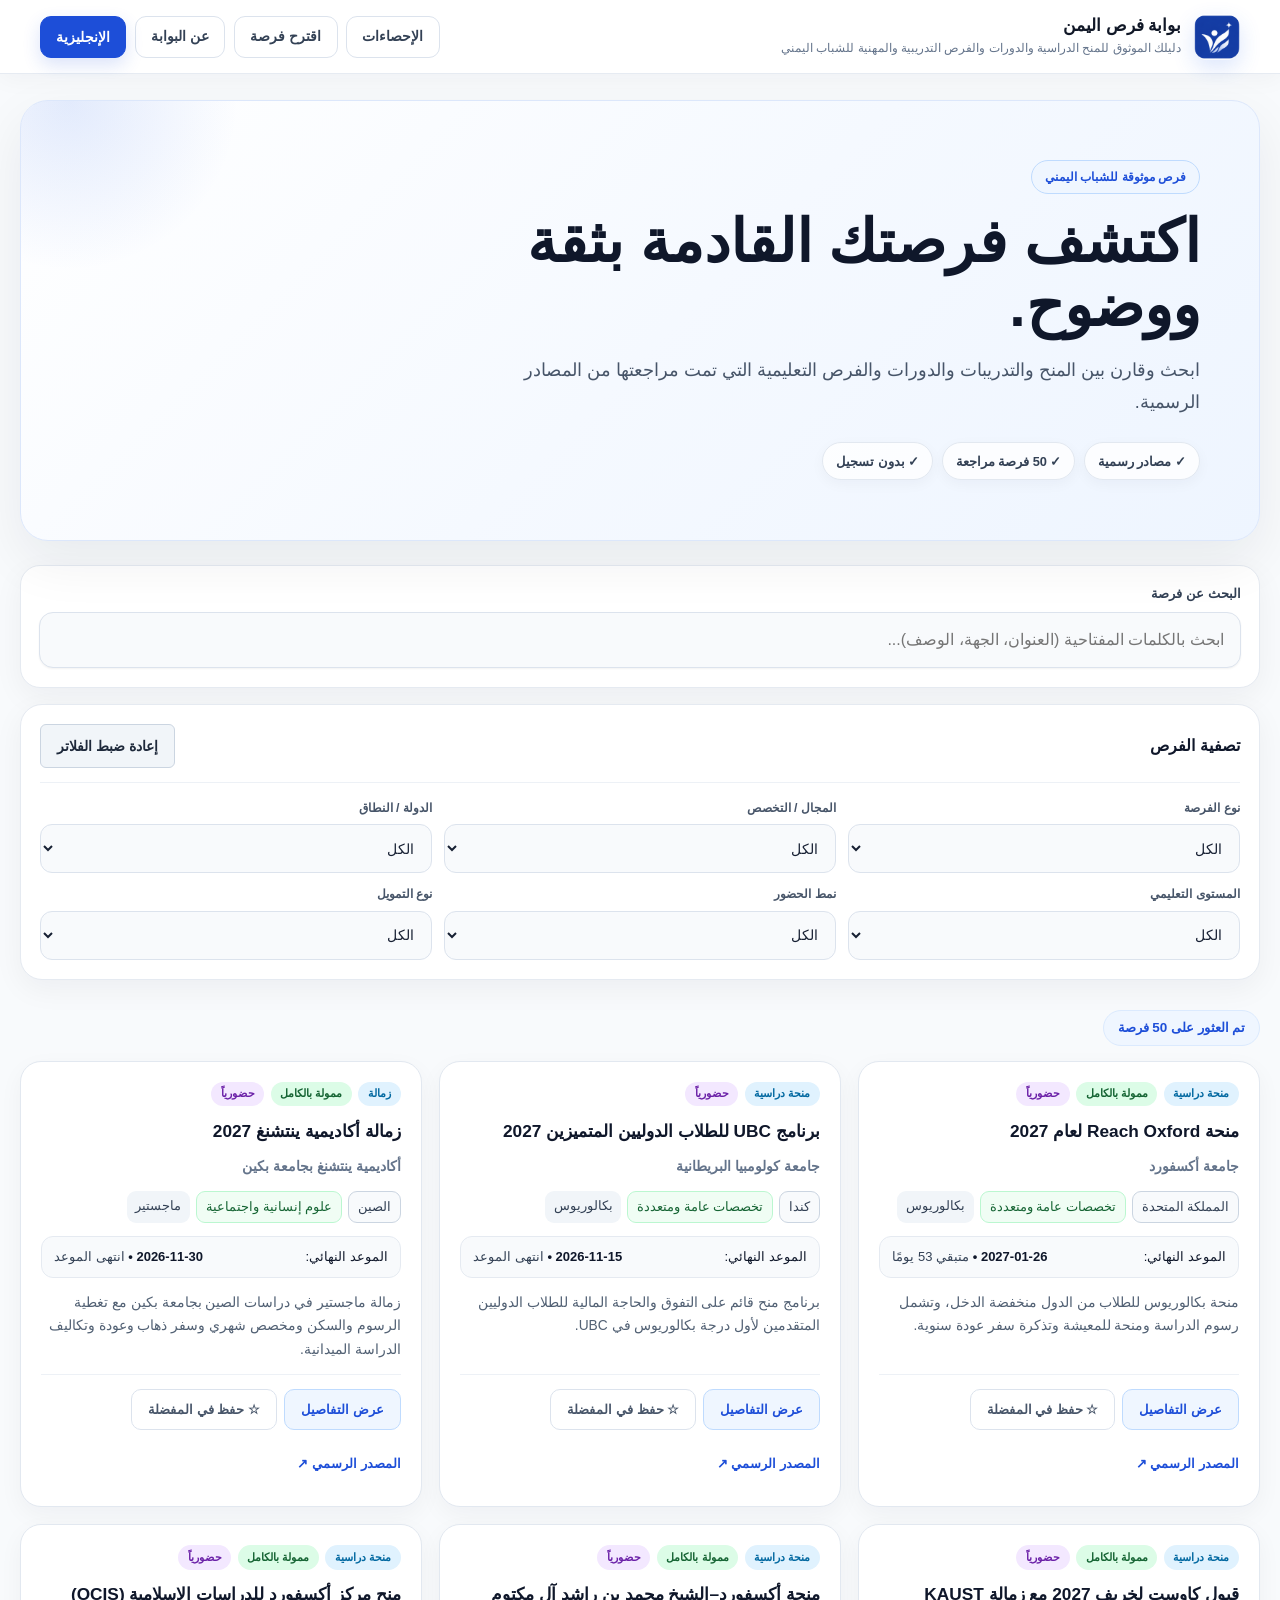
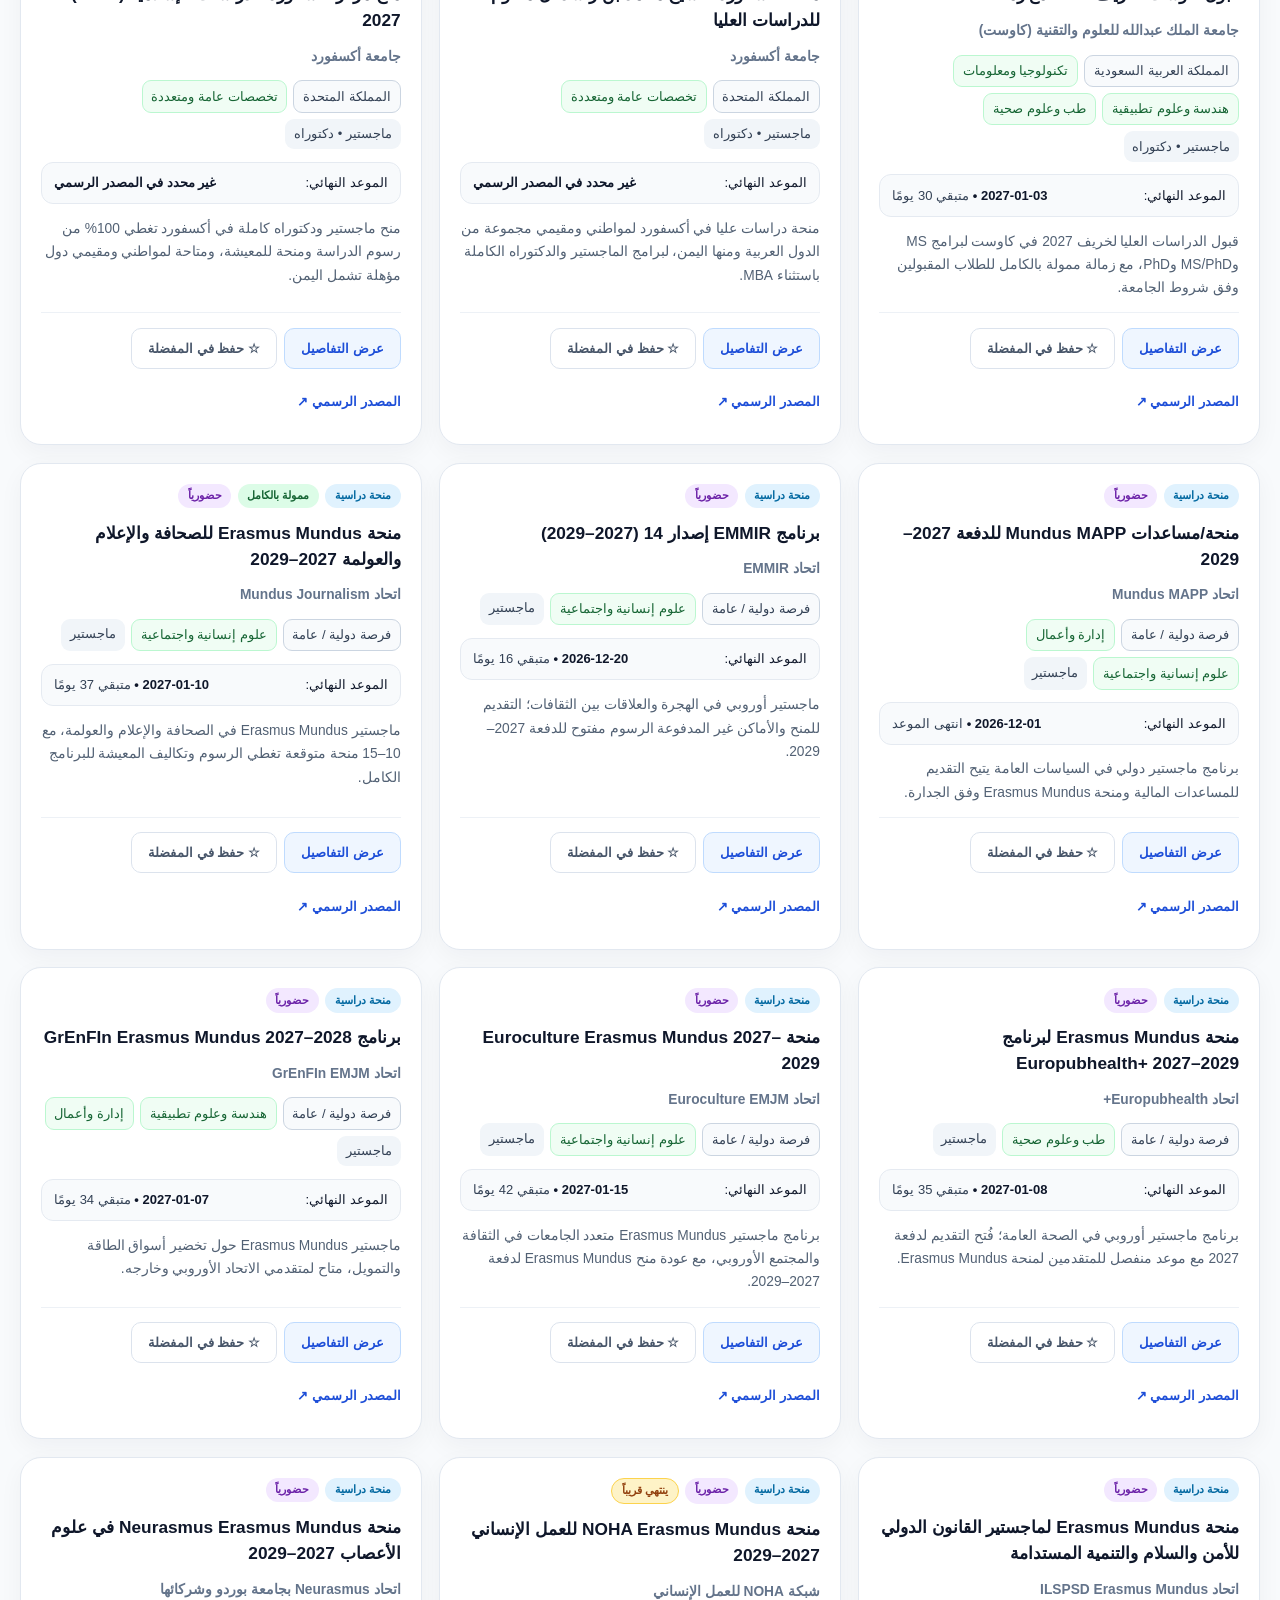
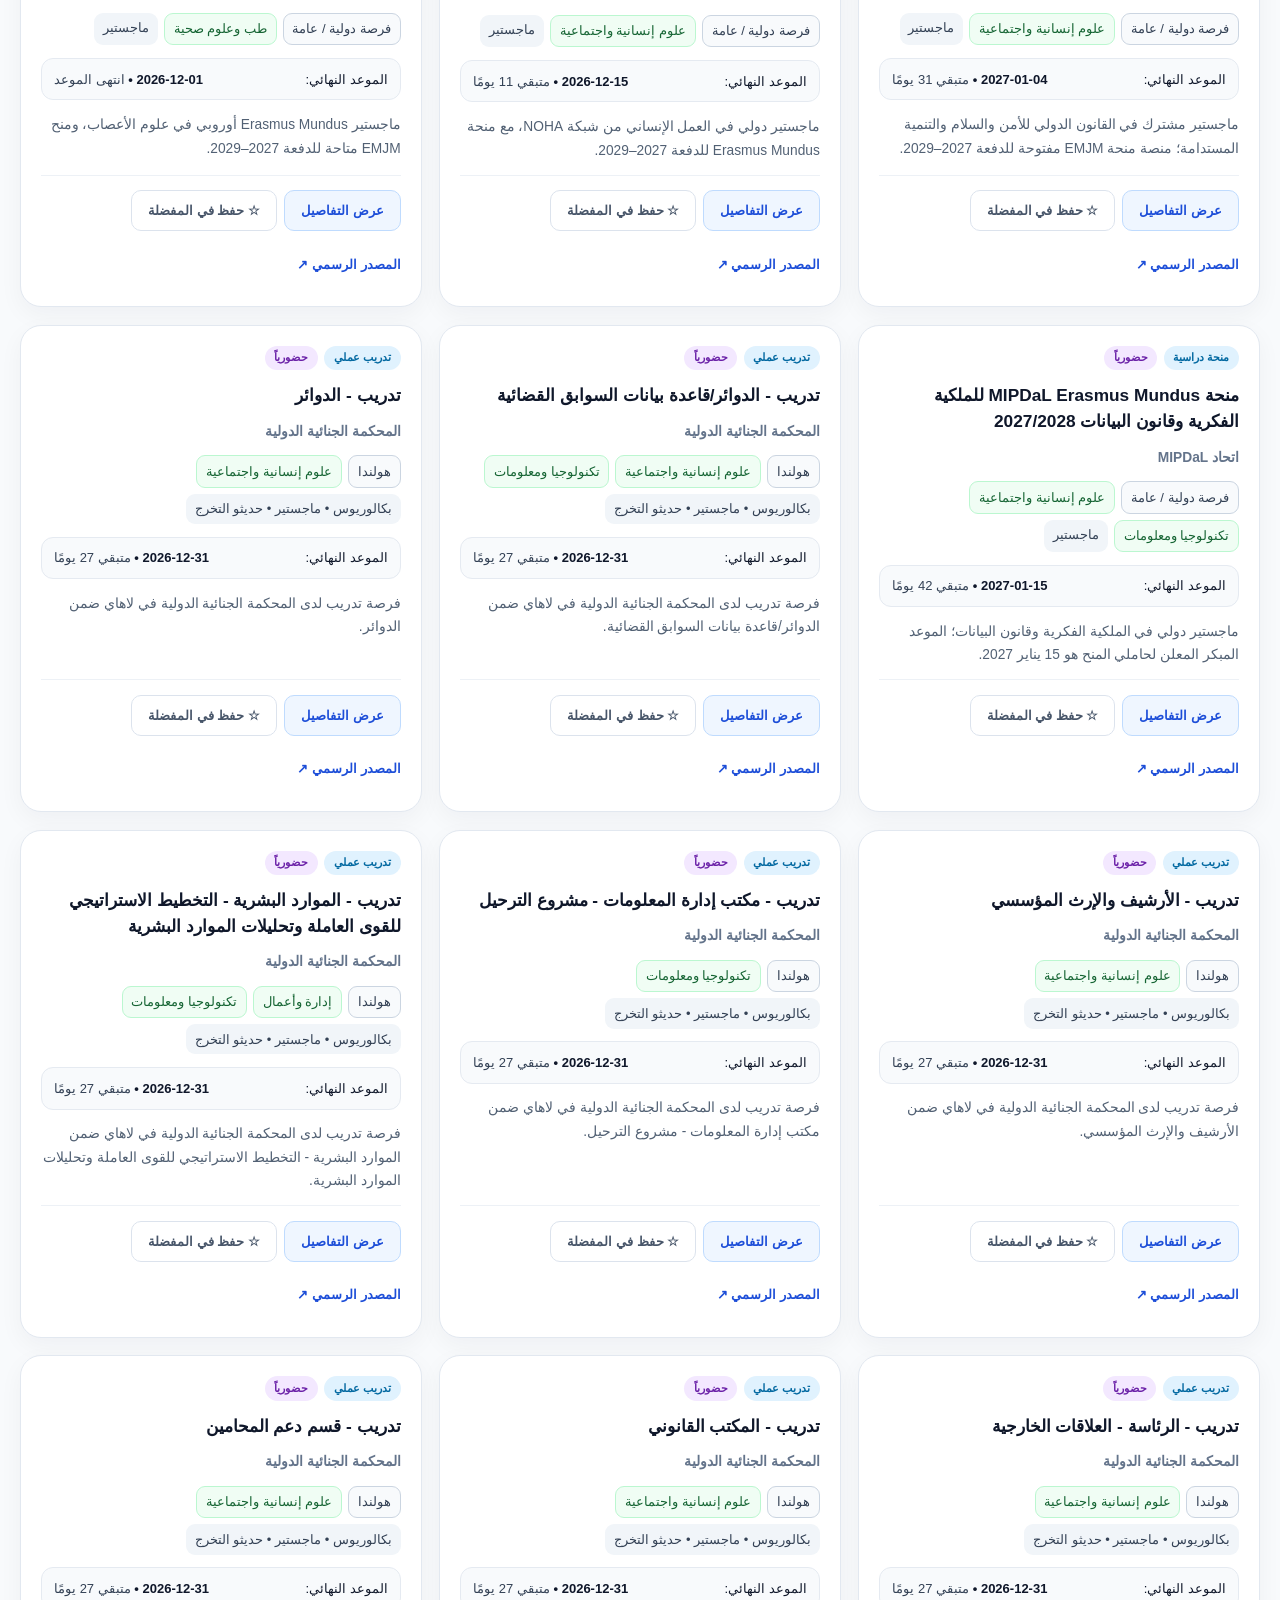
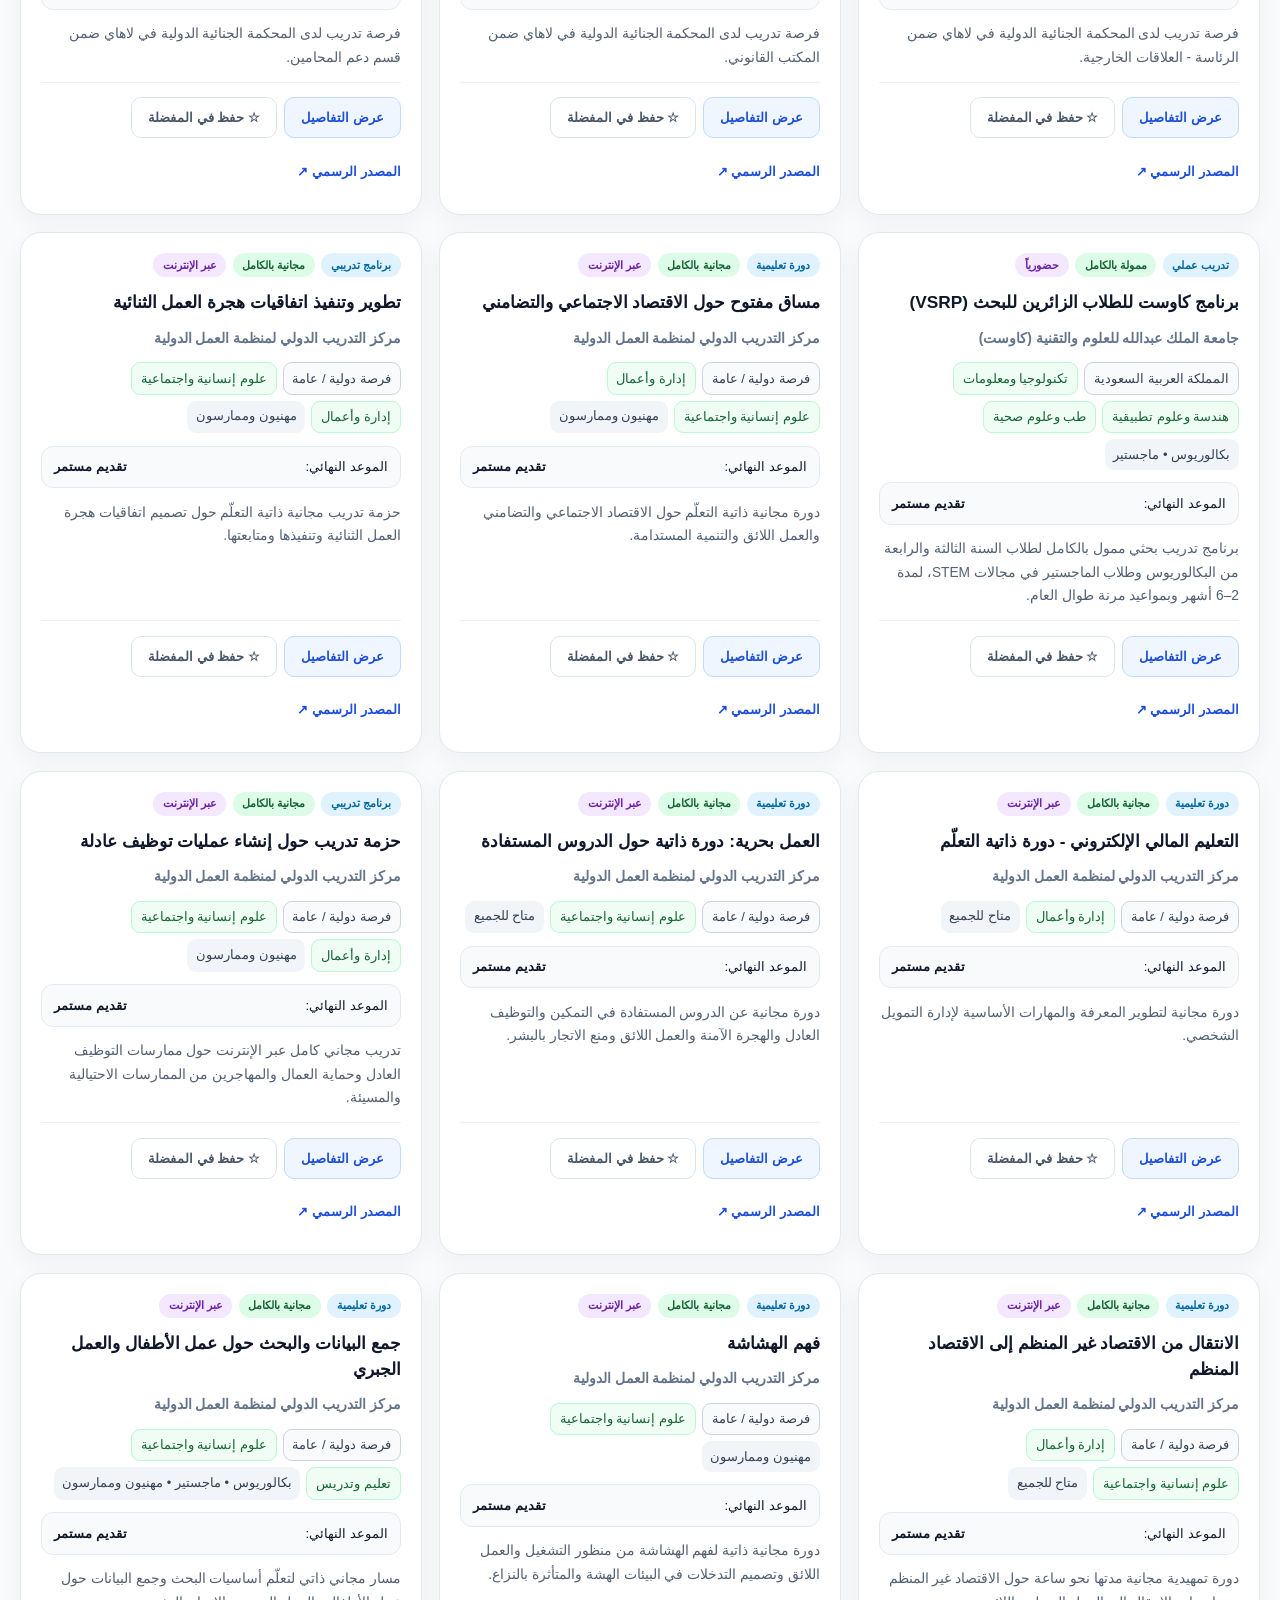
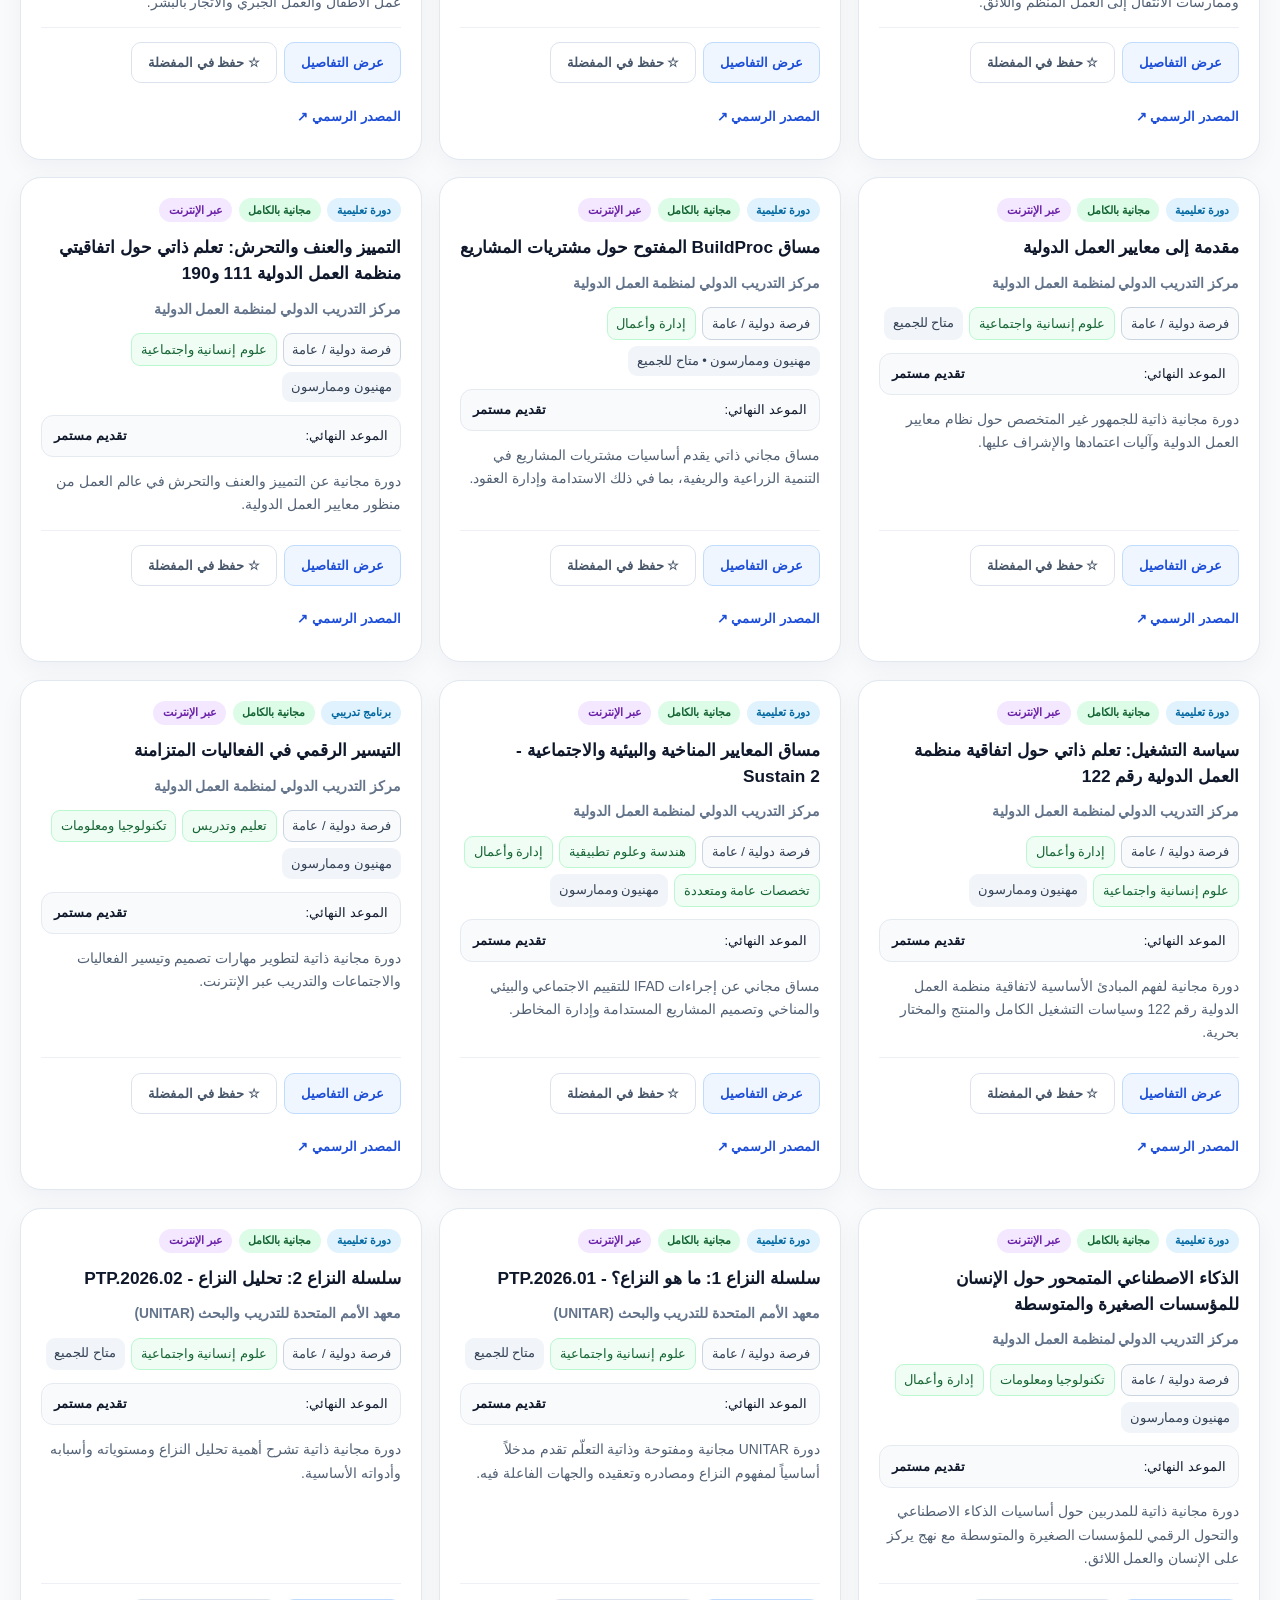
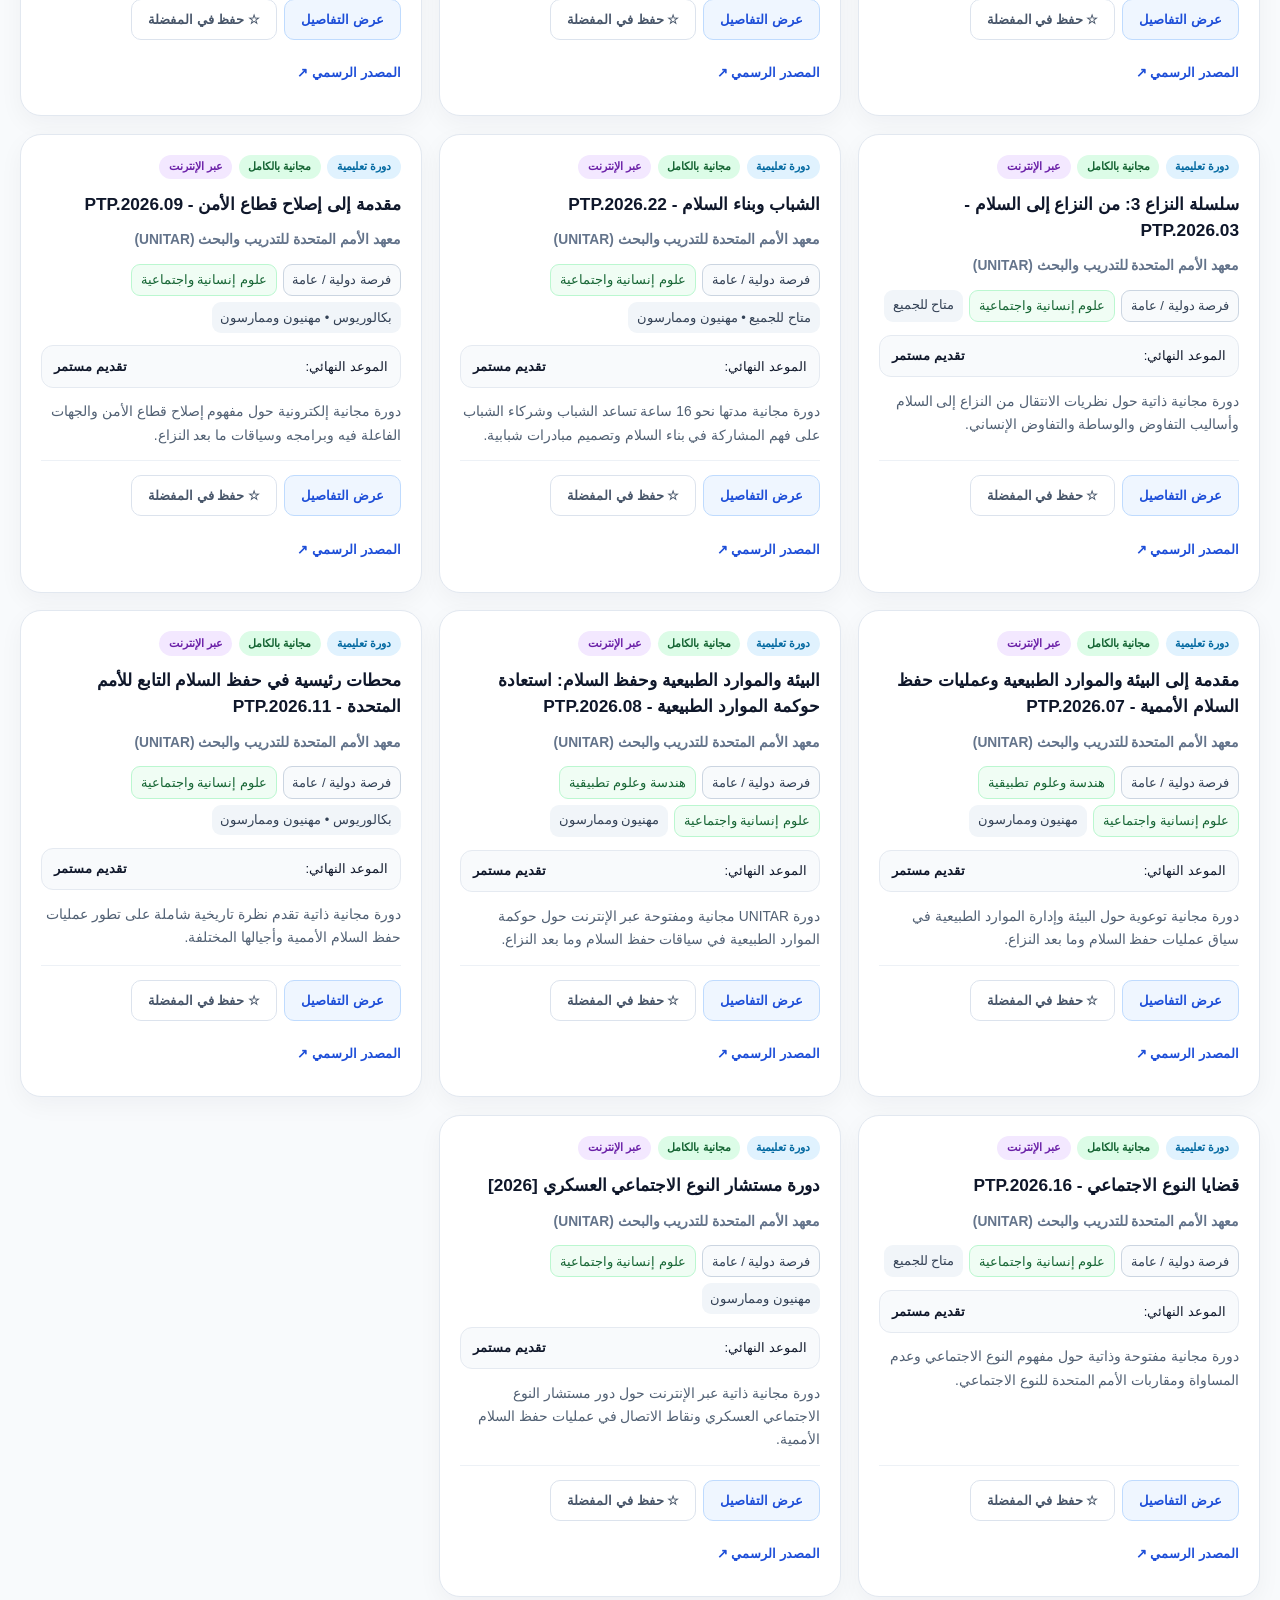
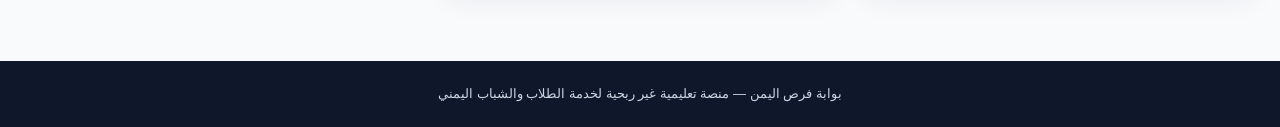
<file: index.html>
<!DOCTYPE html>
<html lang="ar" dir="rtl">
<head>
  <meta charset="UTF-8">
  <meta name="viewport" content="width=device-width, initial-scale=1.0">
  <meta name="description" content="بوابة فرص اليمن — دليلك الموثوق للمنح الدراسية والدورات والتدريب للشباب اليمني">
  <title id="pageTitle">بوابة فرص اليمن | فرص تعليمية ومهنية موثوقة</title>
  <link rel="stylesheet" href="css/styles.css">
  <link rel="stylesheet" href="css/product-polish.css">
  <link rel="icon" href="data:,">
</head>
<body class="portal-page listing-page" data-stage8-design="true">
  <!-- Skip link for keyboard accessibility -->
  <a href="#mainContent" class="skip-link" id="skipLink">انتقل إلى المحتوى الرئيسي</a>

  <header class="site-header">
    <div class="header-container">
      <div class="header-brand">
        <a
          href="index.html?lang=ar"
          class="portal-brand-home"
          data-preserve-lang
          data-base-href="index.html"
          aria-label="Yemen Opportunities Portal"
        >
          <img
            src="assets/images/yemen-opportunities-logo.png"
            class="portal-brand-logo"
            alt=""
            width="46"
            height="46"
            aria-hidden="true"
          >
        </a>

        <div class="portal-brand-copy">
          <h1 id="siteTitle" class="site-title">بوابة فرص اليمن</h1>
          <p id="siteSubtitle" class="site-subtitle">دليلك الموثوق للمنح الدراسية والدورات والفرص التدريبية والمهنية للشباب اليمني</p>
        </div>
      </div>

      <div class="header-actions">
        <a
          href="statistics.html?lang=ar"
          class="btn btn-secondary nav-statistics-link"
          data-statistics-link
          data-preserve-lang
          data-base-href="statistics.html"
        >
          <span class="nav-label-ar">الإحصاءات</span>
          <span class="nav-label-en">Statistics</span>
        </a>
        <a
          href="suggest.html?lang=ar"
          class="btn btn-secondary nav-suggest-link"
          data-suggest-link
          data-preserve-lang
          data-base-href="suggest.html"
        >
          <span class="nav-label-ar">اقترح فرصة</span>
          <span class="nav-label-en">Suggest</span>
        </a>

                <a
          href="about.html?lang=ar"
          class="btn btn-secondary"
          data-about-link
          data-preserve-lang
          data-base-href="about.html"
        >
          عن البوابة
        </a>

        <button type="button" id="langToggle" class="btn btn-lang" aria-label="Switch language to English">
          English
        </button>
      </div>
    </div>
  </header>

  <main id="mainContent" class="main-content">
    <div class="content-container">

      <section class="product-hero" aria-labelledby="portalHeroTitle">
        <div class="product-hero-copy">
          <div class="product-eyebrow">
            <span class="lang-ar">فرص موثوقة للشباب اليمني</span>
            <span class="lang-en">Trusted opportunities for Yemeni youth</span>
          </div>

          <h2 id="portalHeroTitle" class="product-hero-title">
            <span class="lang-ar">اكتشف فرصتك القادمة بثقة ووضوح.</span>
            <span class="lang-en">Discover your next opportunity with confidence.</span>
          </h2>

          <p class="product-hero-description">
            <span class="lang-ar">ابحث وقارن بين المنح والتدريبات والدورات والفرص التعليمية التي تمت مراجعتها من المصادر الرسمية.</span>
            <span class="lang-en">Search and compare scholarships, internships, courses, and educational opportunities reviewed from official sources.</span>
          </p>

          <div class="product-trust-row" aria-label="Portal highlights">
            <span class="product-trust-pill">
              <span class="lang-ar">✓ مصادر رسمية</span>
              <span class="lang-en">✓ Official sources</span>
            </span>

            <span class="product-trust-pill">
              <span class="lang-ar">✓ 50 فرصة مراجعة</span>
              <span class="lang-en">✓ 50 reviewed opportunities</span>
            </span>

            <span class="product-trust-pill">
              <span class="lang-ar">✓ بدون تسجيل</span>
              <span class="lang-en">✓ No sign-up required</span>
            </span>
          </div>
        </div>
      </section>

      <!-- Search & Filter Controls -->
      <section class="controls-section" aria-labelledby="controlsHeading">
        <div class="search-container">
          <label for="searchInput" id="searchLabel" class="search-label">البحث عن فرصة</label>
          <div class="search-input-wrapper">
            <input
              type="search"
              id="searchInput"
              class="search-input"
              placeholder="ابحث بالكلمات المفتاحية (العنوان، الجهة، الوصف)..."
              autocomplete="off"
              spellcheck="false"
            >
            <button type="button" id="clearSearchBtn" class="clear-search-btn" aria-label="مسح البحث" hidden>&times;</button>
          </div>
        </div>

        <div class="filters-card">
          <div class="filters-header">
            <h2 id="controlsHeading" class="filters-heading">تصفية الفرص</h2>
            <button type="button" id="resetFiltersBtn" class="btn btn-secondary">إعادة ضبط الفلاتر</button>
          </div>
          <div class="filters-grid">
            <div class="filter-group">
              <label for="filterType" id="labelFilterType" class="filter-label">نوع الفرصة</label>
              <select id="filterType" class="filter-select">
                <option value="all">الكل</option>
              </select>
            </div>
            <div class="filter-group">
              <label for="filterCategory" id="labelFilterCategory" class="filter-label">المجال / التخصص</label>
              <select id="filterCategory" class="filter-select">
                <option value="all">الكل</option>
              </select>
            </div>
            <div class="filter-group">
              <label for="filterCountry" id="labelFilterCountry" class="filter-label">الدولة / النطاق</label>
              <select id="filterCountry" class="filter-select">
                <option value="all">الكل</option>
              </select>
            </div>
            <div class="filter-group">
              <label for="filterEdu" id="labelFilterEdu" class="filter-label">المستوى التعليمي</label>
              <select id="filterEdu" class="filter-select">
                <option value="all">الكل</option>
              </select>
            </div>
            <div class="filter-group">
              <label for="filterDelivery" id="labelFilterDelivery" class="filter-label">نمط الحضور</label>
              <select id="filterDelivery" class="filter-select">
                <option value="all">الكل</option>
              </select>
            </div>
            <div class="filter-group">
              <label for="filterFunding" id="labelFilterFunding" class="filter-label">نوع التمويل</label>
              <select id="filterFunding" class="filter-select">
                <option value="all">الكل</option>
              </select>
            </div>
          </div>
        </div>
      </section>

      <!-- Results Section -->
      <section class="results-section" aria-labelledby="resultsHeading">
        <h2 id="resultsHeading" class="sr-only">قائمة الفرص المتاحة</h2>
        <div class="results-status-bar">
          <div id="resultsCount" class="results-count" aria-live="polite">جاري تحميل الفرص...</div>
        </div>

        <!-- Opportunities Grid -->
        <div id="opportunitiesContainer" class="opportunities-grid" role="region" aria-label="فرص العمل والتعليم"></div>

        <!-- Empty State -->
        <div id="emptyState" class="empty-state" hidden>
          <div class="empty-state-icon" aria-hidden="true">🔍</div>
          <h3 id="emptyTitle" class="empty-title">لا توجد نتائج مطابقة لخيارات البحث</h3>
          <p id="emptyMessage" class="empty-message">جرب تعديل الكلمات المفتاحية أو إعادة ضبط الفلاتر للاطلاع على جميع الفرص المتاحة.</p>
          <button type="button" id="emptyResetBtn" class="btn btn-primary">إعادة ضبط الفلاتر وعرض الكل</button>
        </div>

        <!-- Error State -->
        <div id="errorState" class="error-state" hidden>
          <div class="error-state-icon" aria-hidden="true">⚠️</div>
          <h3 id="errorTitle" class="error-title">تعذر تحميل بيانات الفرص</h3>
          <p id="errorMessage" class="error-message">يرجى التأكد من تشغيل الخادم المحلي أو التحقق من الاتصال وإعادة المحاولة.</p>
          <button type="button" id="retryBtn" class="btn btn-primary">إعادة المحاولة</button>
        </div>
      </section>
    </div>
  </main>

  <footer class="site-footer">
    <div class="footer-container">
      <p id="footerText" class="footer-text">بوابة فرص اليمن — منصة تعليمية غير ربحية لخدمة الطلاب والشباب اليمني</p>
    </div>
  </footer>

  <script src="js/translations.js"></script>
  <script src="js/navigation.js"></script>
  <script src="js/deadlines.js"></script>
  <script src="js/favorites.js"></script>
  <script src="js/list.js"></script>
  <script src="js/offline.js"></script>
</body>
</html>
</file>
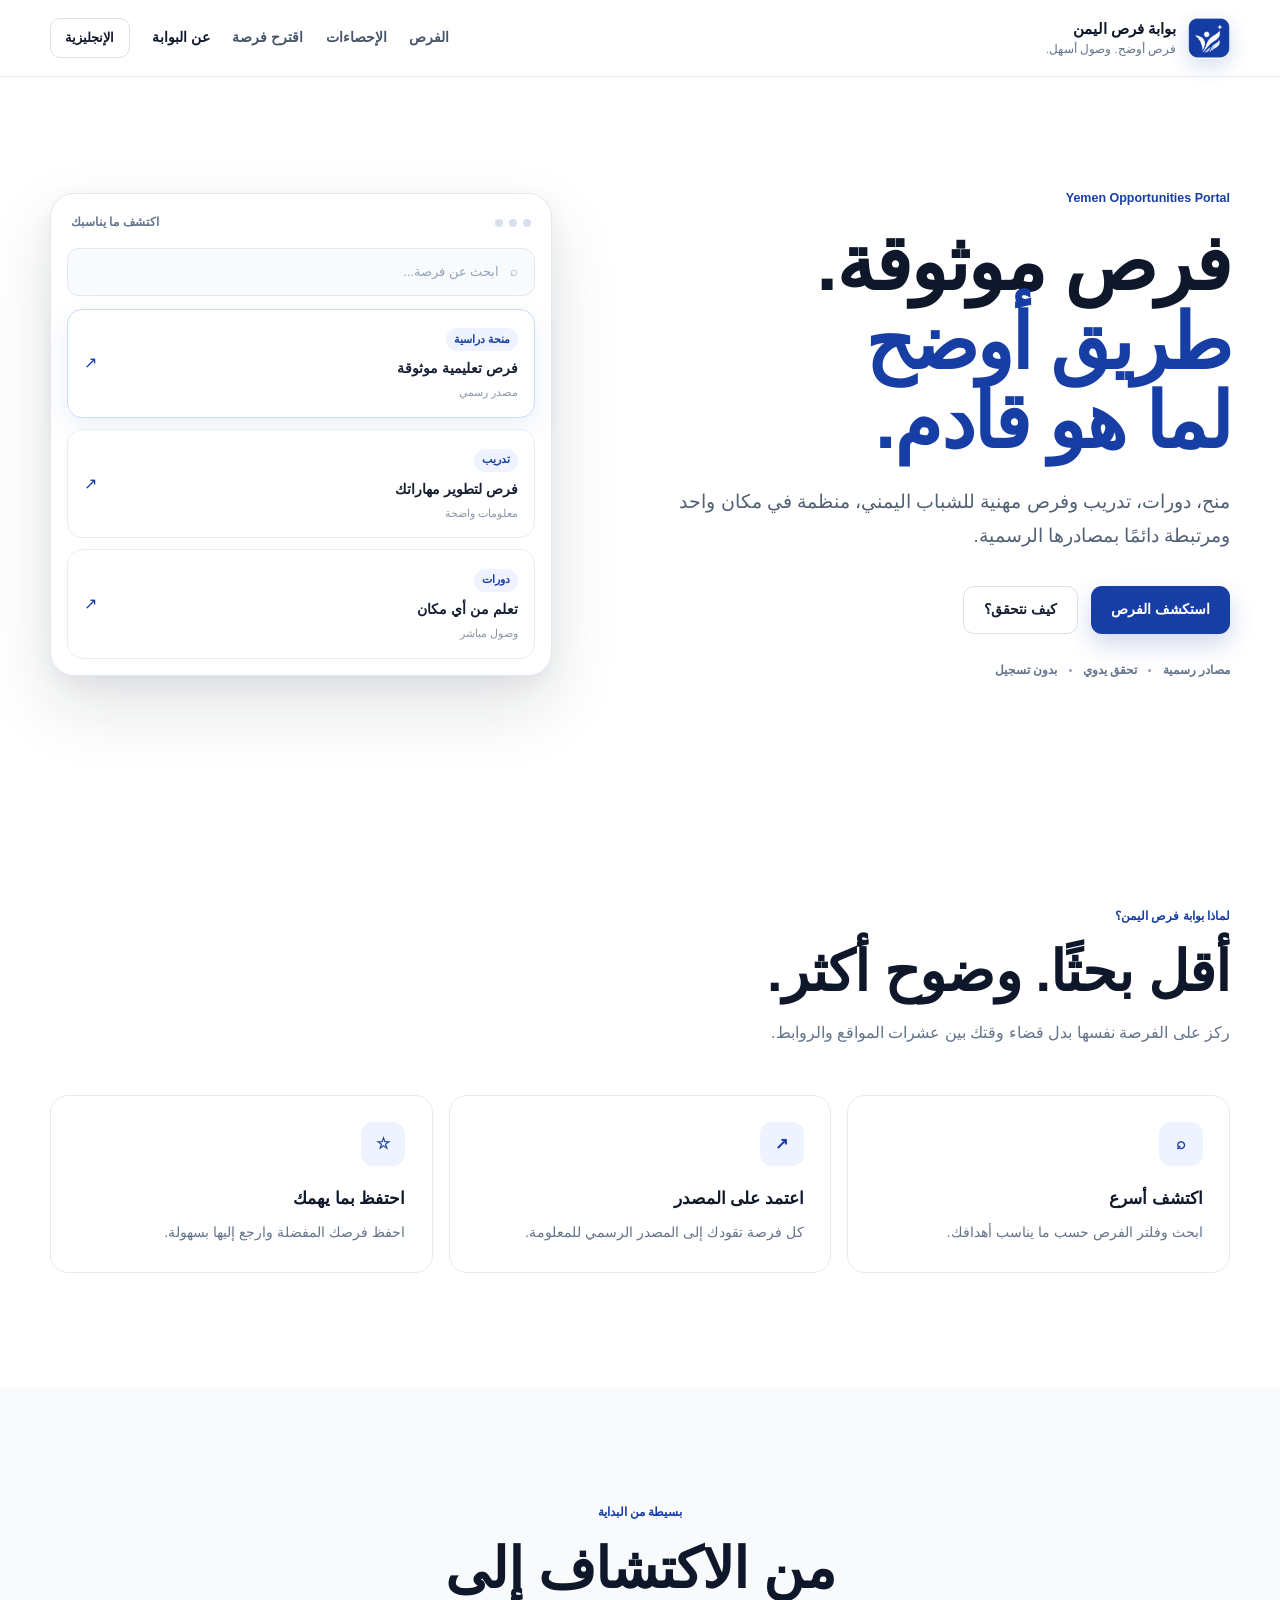
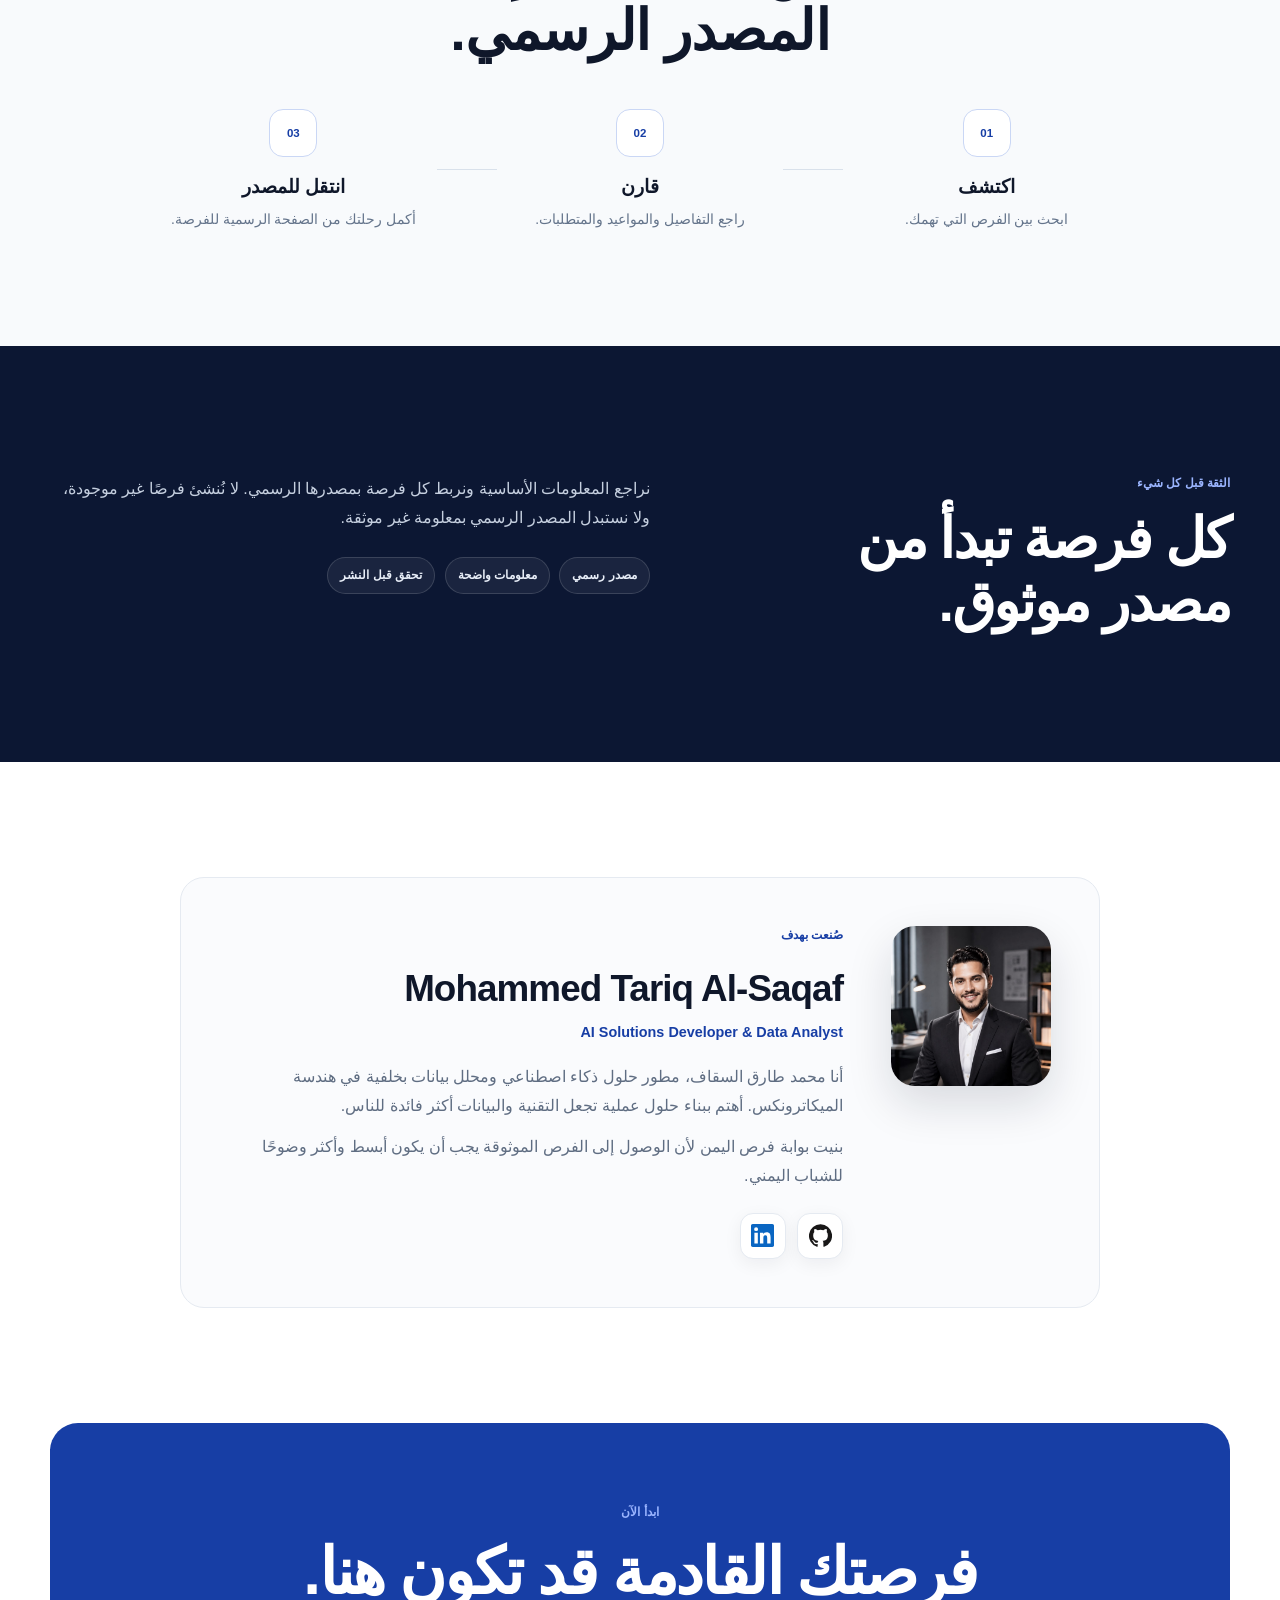
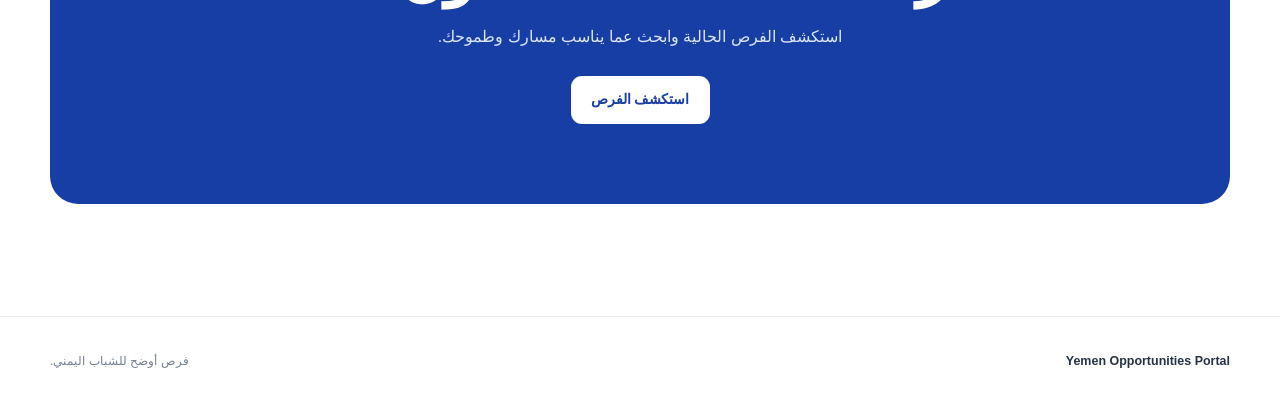
<file: about.html>
<!DOCTYPE html>
<html lang="ar" dir="rtl">
<head>
  <meta charset="UTF-8">

  <meta
    name="viewport"
    content="width=device-width, initial-scale=1.0"
  >

  <meta
    name="description"
    content="بوابة فرص اليمن تساعد الطلاب والشباب اليمني على اكتشاف المنح والدورات والتدريب والفرص المهنية من مصادرها الرسمية."
  >

  <title>عن بوابة فرص اليمن</title>

  <link rel="stylesheet" href="css/styles.css">
  <link rel="stylesheet" href="css/about.css">
  <link rel="icon" href="data:,">
</head>

<body class="yp-about-page">

  <a
    href="#mainContent"
    id="skipLink"
    class="skip-link"
  >
    انتقل إلى المحتوى الرئيسي
  </a>

  <!-- Header -->
  <header class="yp-header">
    <div class="yp-shell yp-header-inner">

      <a
        href="index.html?lang=ar"
        class="yp-brand"
        data-preserve-lang
        data-base-href="index.html"
        aria-label="بوابة فرص اليمن"
      >
        <img
          src="assets/images/yemen-opportunities-logo.png"
          class="yp-brand-logo"
          alt=""
          width="42"
          height="42"
          aria-hidden="true"
        >

        <span class="yp-brand-copy">
          <strong id="siteTitle">
            بوابة فرص اليمن
          </strong>

          <small id="brandTagline">
            فرص أوضح. وصول أسهل.
          </small>
        </span>
      </a>

      <nav
        class="yp-nav"
        aria-label="التنقل الرئيسي"
      >
        <a
          href="index.html?lang=ar"
          id="homeNav"
          data-preserve-lang
          data-base-href="index.html"
        >
          الفرص
        </a>

        <a
          href="statistics.html?lang=ar"
          id="statisticsNav"
          class="nav-statistics-link"
          data-preserve-lang
          data-base-href="statistics.html"
        >
          <span class="nav-label-ar">الإحصاءات</span>
          <span class="nav-label-en">Statistics</span>
        </a>

        <a
          href="suggest.html?lang=ar"
          id="suggestNav"
          class="nav-suggest-link"
          data-suggest-link
          data-preserve-lang
          data-base-href="suggest.html"
        >
          <span class="nav-label-ar">اقترح فرصة</span>
          <span class="nav-label-en">Suggest</span>
        </a>

        <span
          id="aboutNav"
          class="yp-nav-active"
          aria-current="page"
        >
          عن البوابة
        </span>

        <button
          type="button"
          id="langToggle"
          class="yp-language-button"
          aria-label="Switch language to English"
        >
          English
        </button>
      </nav>

    </div>
  </header>

  <main id="mainContent">

    <!-- Hero -->
    <section class="yp-hero">
      <div class="yp-shell yp-hero-grid">

        <div class="yp-hero-content">

          <p
            id="heroEyebrow"
            class="yp-eyebrow"
          >
            Yemen Opportunities Portal
          </p>

          <h1 class="yp-hero-title">
            <span id="heroTitlePrimary">
              فرص موثوقة.
            </span>

            <span
              id="heroTitleAccent"
              class="yp-title-accent"
            >
              طريق أوضح لما هو قادم.
            </span>
          </h1>

          <p
            id="heroDescription"
            class="yp-hero-description"
          >
            منح، دورات، تدريب وفرص مهنية للشباب اليمني،
            منظمة في مكان واحد ومرتبطة دائمًا بمصادرها
            الرسمية.
          </p>

          <div class="yp-hero-actions">

            <a
              href="index.html?lang=ar"
              id="exploreButton"
              class="yp-button yp-button-primary"
              data-preserve-lang
              data-base-href="index.html"
            >
              استكشف الفرص
            </a>

            <a
              href="#trust"
              id="trustButton"
              class="yp-button yp-button-secondary"
            >
              كيف نتحقق؟
            </a>

          </div>

          <div class="yp-trust-line">
            <span id="trustOfficial">
              مصادر رسمية
            </span>

            <i aria-hidden="true"></i>

            <span id="trustReviewed">
              تحقق يدوي
            </span>

            <i aria-hidden="true"></i>

            <span id="trustNoSignup">
              بدون تسجيل
            </span>
          </div>

        </div>

        <!-- Product visual -->
        <div
          class="yp-product-visual"
          aria-hidden="true"
        >
          <div class="yp-product-window">

            <div class="yp-window-top">
              <div class="yp-window-dots">
                <span></span>
                <span></span>
                <span></span>
              </div>

              <span id="visualHeading">
                اكتشف ما يناسبك
              </span>
            </div>

            <div class="yp-mini-search">
              <span>⌕</span>
              <span id="visualSearch">
                ابحث عن فرصة...
              </span>
            </div>

            <div class="yp-mini-card yp-mini-card-main">
              <div>
                <span
                  id="visualType1"
                  class="yp-mini-badge"
                >
                  منحة دراسية
                </span>

                <strong id="visualTitle1">
                  فرص تعليمية موثوقة
                </strong>

                <small id="visualMeta1">
                  مصدر رسمي
                </small>
              </div>

              <span class="yp-mini-arrow">↗</span>
            </div>

            <div class="yp-mini-card">
              <div>
                <span
                  id="visualType2"
                  class="yp-mini-badge"
                >
                  تدريب
                </span>

                <strong id="visualTitle2">
                  فرص لتطوير مهاراتك
                </strong>

                <small id="visualMeta2">
                  معلومات واضحة
                </small>
              </div>

              <span class="yp-mini-arrow">↗</span>
            </div>

            <div class="yp-mini-card">
              <div>
                <span
                  id="visualType3"
                  class="yp-mini-badge"
                >
                  دورات
                </span>

                <strong id="visualTitle3">
                  تعلم من أي مكان
                </strong>

                <small id="visualMeta3">
                  وصول مباشر
                </small>
              </div>

              <span class="yp-mini-arrow">↗</span>
            </div>

          </div>
        </div>

      </div>
    </section>

    <!-- Why -->
    <section class="yp-section">
      <div class="yp-shell">

        <div class="yp-section-heading">
          <p id="whyEyebrow" class="yp-eyebrow">
            لماذا بوابة فرص اليمن؟
          </p>

          <h2 id="whyTitle">
            أقل بحثًا. وضوح أكثر.
          </h2>

          <p id="whyDescription">
            ركز على الفرصة نفسها بدل قضاء وقتك بين
            عشرات المواقع والروابط.
          </p>
        </div>

        <div class="yp-feature-grid">

          <article class="yp-feature">
            <div class="yp-feature-icon" aria-hidden="true">
              ⌕
            </div>

            <h3 id="feature1Title">
              اكتشف أسرع
            </h3>

            <p id="feature1Text">
              ابحث وفلتر الفرص حسب ما يناسب أهدافك.
            </p>
          </article>

          <article class="yp-feature">
            <div class="yp-feature-icon" aria-hidden="true">
              ↗
            </div>

            <h3 id="feature2Title">
              اعتمد على المصدر
            </h3>

            <p id="feature2Text">
              كل فرصة تقودك إلى المصدر الرسمي للمعلومة.
            </p>
          </article>

          <article class="yp-feature">
            <div class="yp-feature-icon" aria-hidden="true">
              ☆
            </div>

            <h3 id="feature3Title">
              احتفظ بما يهمك
            </h3>

            <p id="feature3Text">
              احفظ فرصك المفضلة وارجع إليها بسهولة.
            </p>
          </article>

        </div>

      </div>
    </section>

    <!-- How it works -->
    <section class="yp-section yp-section-soft">
      <div class="yp-shell">

        <div class="yp-section-heading yp-heading-center">
          <p id="howEyebrow" class="yp-eyebrow">
            بسيطة من البداية
          </p>

          <h2 id="howTitle">
            من الاكتشاف إلى المصدر الرسمي.
          </h2>
        </div>

        <div class="yp-steps">

          <article class="yp-step">
            <span>01</span>
            <h3 id="step1Title">اكتشف</h3>
            <p id="step1Text">
              ابحث بين الفرص التي تهمك.
            </p>
          </article>

          <div class="yp-step-line" aria-hidden="true"></div>

          <article class="yp-step">
            <span>02</span>
            <h3 id="step2Title">قارن</h3>
            <p id="step2Text">
              راجع التفاصيل والمواعيد والمتطلبات.
            </p>
          </article>

          <div class="yp-step-line" aria-hidden="true"></div>

          <article class="yp-step">
            <span>03</span>
            <h3 id="step3Title">انتقل للمصدر</h3>
            <p id="step3Text">
              أكمل رحلتك من الصفحة الرسمية للفرصة.
            </p>
          </article>

        </div>

      </div>
    </section>

    <!-- Trust -->
    <section
      id="trust"
      class="yp-trust-section"
    >
      <div class="yp-shell yp-trust-grid">

        <div>
          <p
            id="trustSectionEyebrow"
            class="yp-eyebrow yp-eyebrow-light"
          >
            الثقة قبل كل شيء
          </p>

          <h2 id="trustSectionTitle">
            كل فرصة تبدأ من مصدر موثوق.
          </h2>
        </div>

        <div class="yp-trust-copy">
          <p id="trustSectionText">
            نراجع المعلومات الأساسية ونربط كل فرصة
            بمصدرها الرسمي. لا نُنشئ فرصًا غير موجودة،
            ولا نستبدل المصدر الرسمي بمعلومة غير موثقة.
          </p>

          <div class="yp-trust-points">
            <span id="trustPoint1">
              مصدر رسمي
            </span>

            <span id="trustPoint2">
              معلومات واضحة
            </span>

            <span id="trustPoint3">
              تحقق قبل النشر
            </span>
          </div>
        </div>

      </div>
    </section>

    <!-- Creator -->
    <section class="yp-section yp-creator-section">
      <div class="yp-shell">

        <div class="yp-creator-card">

          <img
            src="assets/images/mohammed-tariq-profile.jpg"
            class="yp-creator-photo"
            alt="Mohammed Tariq Al-Saqaf"
            width="160"
            height="160"
          >

          <div class="yp-creator-content">

            <p
              id="creatorEyebrow"
              class="yp-eyebrow"
            >
              صُنعت بهدف
            </p>

            <h2 id="creatorName">
              Mohammed Tariq Al-Saqaf
            </h2>

            <p
              id="creatorRole"
              class="yp-creator-role"
            >
              AI Solutions Developer & Data Analyst
            </p>

            <p
              id="creatorBio"
              class="yp-creator-bio"
            >
              أنا محمد طارق السقاف، مطور حلول ذكاء
              اصطناعي ومحلل بيانات بخلفية في هندسة
              الميكاترونكس. أهتم ببناء حلول عملية تجعل
              التقنية والبيانات أكثر فائدة للناس.
            </p>

            <p
              id="creatorMission"
              class="yp-creator-mission"
            >
              بنيت بوابة فرص اليمن لأن الوصول إلى الفرص
              الموثوقة يجب أن يكون أبسط وأكثر وضوحًا
              للشباب اليمني.
            </p>

            <div
              class="yp-creator-links"
              aria-label="Professional profiles"
            >
              <a
                href="https://github.com/xmohamedtariq"
                target="_blank"
                rel="noopener noreferrer"
                class="yp-social-icon-link yp-social-github"
                aria-label="Mohammed Tariq on GitHub"
                title="GitHub"
              >
                <svg
                  viewBox="0 0 24 24"
                  aria-hidden="true"
                  focusable="false"
                >
                  <path
                    fill="currentColor"
                    d="M12 .297a12 12 0 0 0-3.79 23.4c.6.113.82-.258.82-.577v-2.234c-3.338.726-4.042-1.416-4.042-1.416-.546-1.387-1.333-1.756-1.333-1.756-1.089-.745.083-.729.083-.729 1.205.085 1.839 1.237 1.839 1.237 1.07 1.834 2.807 1.304 3.492.997.108-.775.419-1.305.762-1.605-2.665-.303-5.466-1.332-5.466-5.93 0-1.31.469-2.381 1.236-3.221-.124-.303-.535-1.524.117-3.176 0 0 1.008-.322 3.301 1.23a11.5 11.5 0 0 1 6.003-.001c2.291-1.552 3.297-1.23 3.297-1.23.653 1.653.242 2.874.118 3.176.77.84 1.235 1.911 1.235 3.221 0 4.61-2.804 5.624-5.475 5.921.43.372.823 1.103.823 2.222v3.293c0 .319.216.694.825.576A12.002 12.002 0 0 0 12 .297z"
                  />
                </svg>
              </a>

              <a
                href="https://www.linkedin.com/in/mohammed-tariq-3a1a0824a/"
                target="_blank"
                rel="noopener noreferrer"
                class="yp-social-icon-link yp-social-linkedin"
                aria-label="Mohammed Tariq on LinkedIn"
                title="LinkedIn"
              >
                <svg
                  viewBox="0 0 24 24"
                  aria-hidden="true"
                  focusable="false"
                >
                  <path
                    fill="currentColor"
                    d="M20.447 20.452h-3.554v-5.569c0-1.328-.027-3.037-1.852-3.037-1.853 0-2.136 1.445-2.136 2.939v5.667H9.352V9h3.414v1.561h.047c.476-.9 1.637-1.85 3.37-1.85 3.601 0 4.267 2.37 4.267 5.455v6.286zM7.119 20.452H3.554V9h3.565v11.452zM5.337 7.433a2.062 2.062 0 1 1 0-4.124 2.062 2.062 0 0 1 0 4.124zM22.225 0H1.771C.792 0 0 .774 0 1.729v20.542C0 23.227.792 24 1.771 24h20.451C23.2 24 24 23.227 24 22.271V1.729C24 .774 23.2 0 22.225 0z"
                  />
                </svg>
              </a>
            </div>

          </div>

        </div>

      </div>
    </section>

    <!-- CTA -->
    <section class="yp-final-cta">
      <div class="yp-shell">

        <div class="yp-final-card">

          <p
            id="ctaEyebrow"
            class="yp-eyebrow yp-eyebrow-light"
          >
            ابدأ الآن
          </p>

          <h2 id="ctaTitle">
            فرصتك القادمة قد تكون هنا.
          </h2>

          <p id="ctaText">
            استكشف الفرص الحالية وابحث عما يناسب
            مسارك وطموحك.
          </p>

          <a
            href="index.html?lang=ar"
            id="ctaButton"
            class="yp-button yp-button-white"
            data-preserve-lang
            data-base-href="index.html"
          >
            استكشف الفرص
          </a>

        </div>

      </div>
    </section>

  </main>

  <footer class="yp-footer">
    <div class="yp-shell yp-footer-inner">

      <span id="footerBrand">
        Yemen Opportunities Portal
      </span>

      <span id="footerText">
        فرص أوضح للشباب اليمني.
      </span>

    </div>
  </footer>

  <script src="js/translations.js?v=20261016-2"></script>
  <script src="js/navigation.js?v=20261016-2"></script>
  <script src="js/about.js?v=20261016-2"></script>

  <script src="js/offline.js"></script>
</body>
</html>
</file>
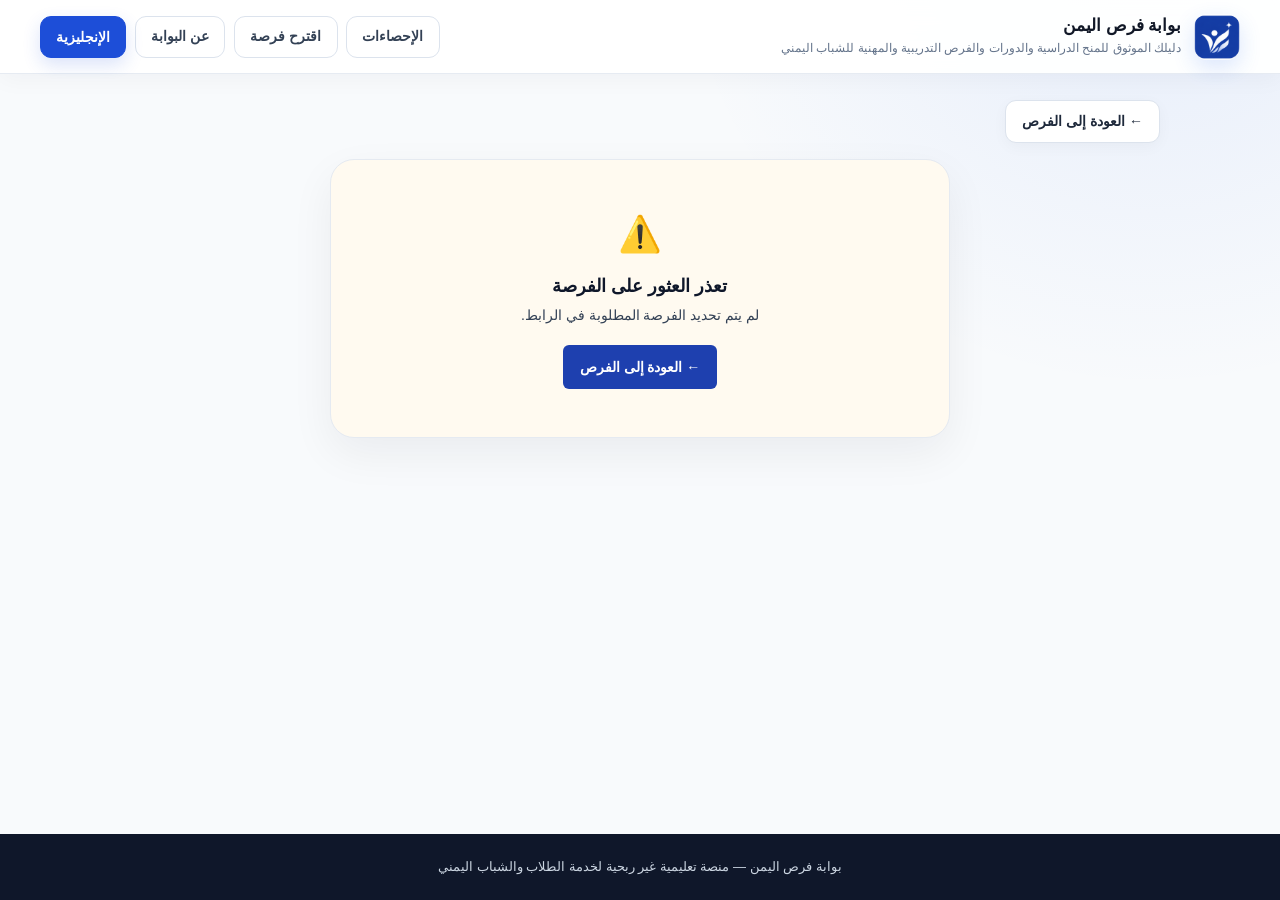
<file: detail.html>
<!DOCTYPE html>
<html lang="ar" dir="rtl">
<head>
  <meta charset="UTF-8">
  <meta name="viewport" content="width=device-width, initial-scale=1.0">
  <meta name="description" content="تفاصيل الفرص التعليمية والمهنية الموثقة في بوابة فرص اليمن">
  <title id="pageTitle">تفاصيل الفرصة | بوابة فرص اليمن</title>
  <link rel="stylesheet" href="css/styles.css">
  <link rel="stylesheet" href="css/product-polish.css">
  <link rel="icon" href="data:,">
</head>
<body class="portal-page detail-page" data-stage8-design="true">

  <a href="#mainContent" class="skip-link" id="skipLink">
    انتقل إلى المحتوى الرئيسي
  </a>

  <header class="site-header">
    <div class="header-container">
      <div class="header-brand">
        <a
          href="index.html?lang=ar"
          class="portal-brand-home"
          data-preserve-lang
          data-base-href="index.html"
          aria-label="Yemen Opportunities Portal"
        >
          <img
            src="assets/images/yemen-opportunities-logo.png"
            class="portal-brand-logo"
            alt=""
            width="46"
            height="46"
            aria-hidden="true"
          >
        </a>

        <div class="portal-brand-copy">
          <h1 id="siteTitle" class="site-title">بوابة فرص اليمن</h1>
          <p id="siteSubtitle" class="site-subtitle">دليلك الموثوق للمنح الدراسية والدورات والفرص التدريبية والمهنية للشباب اليمني</p>
        </div>
      </div>

      <div class="header-actions">
        <a
          href="statistics.html?lang=ar"
          class="btn btn-secondary nav-statistics-link"
          data-statistics-link
          data-preserve-lang
          data-base-href="statistics.html"
        >
          <span class="nav-label-ar">الإحصاءات</span>
          <span class="nav-label-en">Statistics</span>
        </a>
        <a
          href="suggest.html?lang=ar"
          class="btn btn-secondary nav-suggest-link"
          data-suggest-link
          data-preserve-lang
          data-base-href="suggest.html"
        >
          <span class="nav-label-ar">اقترح فرصة</span>
          <span class="nav-label-en">Suggest</span>
        </a>

                <a
          href="about.html?lang=ar"
          class="btn btn-secondary"
          data-about-link
          data-preserve-lang
          data-base-href="about.html"
        >
          عن البوابة
        </a>

        <button
          type="button"
          id="langToggle"
          class="btn btn-lang"
          aria-label="Switch language to English"
        >
          English
        </button>
      </div>
    </div>
  </header>

  <main id="mainContent" class="main-content">
    <div class="content-container detail-page-container">

      <nav class="detail-navigation" aria-label="العودة إلى قائمة الفرص">
        <a href="index.html" id="backToList" class="btn btn-secondary"
          data-preserve-lang
          data-base-href="index.html"
        >
          ← العودة إلى الفرص
        </a>
      </nav>

      <div id="detailLoading" class="detail-loading" role="status">
        جاري تحميل تفاصيل الفرصة...
      </div>

      <article
        id="detailContent"
        class="detail-card"
        aria-labelledby="detailTitle"
        hidden
      >
        <header class="detail-header">
          <div id="detailBadges" class="card-badges"></div>

          <h2 id="detailTitle" class="detail-title"></h2>

          <p id="detailOrganization" class="detail-organization"></p>

          <button
            type="button"
            id="favoriteButton"
            class="btn favorite-button detail-favorite-button"
            aria-pressed="false"
          ></button>
        </header>

        <section
          id="descriptionSection"
          class="detail-section"
          aria-labelledby="descriptionHeading"
        >
          <h3 id="descriptionHeading" class="detail-section-title">
            نبذة عن الفرصة
          </h3>

          <p id="detailDescription" class="detail-description"></p>
        </section>

        <section class="detail-section" aria-labelledby="factsHeading">
          <h3 id="factsHeading" class="detail-section-title">
            معلومات الفرصة
          </h3>

          <dl class="detail-facts">
            <div class="detail-fact">
              <dt id="typeLabel">نوع الفرصة</dt>
              <dd id="detailType"></dd>
            </div>

            <div class="detail-fact">
              <dt id="countryLabel">الدولة / النطاق</dt>
              <dd id="detailCountry"></dd>
            </div>

            <div class="detail-fact">
              <dt id="categoriesLabel">المجال / التخصص</dt>
              <dd id="detailCategories" class="detail-chip-list"></dd>
            </div>

            <div class="detail-fact">
              <dt id="educationLabel">المستوى التعليمي</dt>
              <dd id="detailEducation" class="detail-chip-list"></dd>
            </div>

            <div class="detail-fact">
              <dt id="fundingLabel">نوع التمويل</dt>
              <dd id="detailFunding"></dd>
            </div>

            <div class="detail-fact">
              <dt id="deliveryLabel">نمط الحضور</dt>
              <dd id="detailDelivery"></dd>
            </div>

            <div class="detail-fact">
              <dt id="languagesLabel">اللغة</dt>
              <dd id="detailLanguages"></dd>
            </div>

            <div class="detail-fact">
              <dt id="statusLabel">حالة التقديم</dt>
              <dd id="detailStatus"></dd>
            </div>
          </dl>
        </section>

        <section
          class="detail-section detail-deadline-section"
          aria-labelledby="deadlineHeading"
        >
          <h3 id="deadlineHeading" class="detail-section-title">
            الموعد النهائي
          </h3>

          <div id="detailDeadline" class="detail-deadline-value"></div>

          <div id="deadlineNotesContainer" class="detail-note" hidden>
            <strong id="deadlineNotesLabel">ملاحظات الموعد:</strong>
            <p id="detailDeadlineNotes"></p>
          </div>
        </section>

        <section
          id="eligibilitySection"
          class="detail-section"
          aria-labelledby="eligibilityHeading"
          hidden
        >
          <h3 id="eligibilityHeading" class="detail-section-title">
            الأهلية والمتطلبات
          </h3>

          <p id="detailEligibility"></p>
        </section>

        <section class="detail-section detail-source-section">
          <div class="detail-actions">
            <a
              id="officialSourceLink"
              class="btn btn-primary"
              target="_blank"
              rel="noopener noreferrer"
              hidden
            >
              المصدر الرسمي ↗
            </a>

            <a
              id="applicationLink"
              class="btn details-link"
              target="_blank"
              rel="noopener noreferrer"
              hidden
            >
              التقديم للفرصة ↗
            </a>
          </div>

          <p id="verificationText" class="detail-verification"></p>
        </section>
      </article>

      <section id="detailError" class="error-state" hidden>
        <div class="error-state-icon" aria-hidden="true">⚠️</div>

        <h2 id="detailErrorTitle" class="error-title">
          تعذر العثور على الفرصة
        </h2>

        <p id="detailErrorMessage" class="error-message"></p>

        <a href="index.html" id="errorBackLink" class="btn btn-primary"
          data-preserve-lang
          data-base-href="index.html"
        >
          العودة إلى قائمة الفرص
        </a>
      </section>

    </div>
  </main>

  <footer class="site-footer">
    <div class="footer-container">
      <p id="footerText" class="footer-text">
        بوابة فرص اليمن — منصة تعليمية غير ربحية لخدمة الطلاب والشباب اليمني
      </p>
    </div>
  </footer>

  <script src="js/translations.js"></script>
  <script src="js/deadlines.js"></script>
  <script src="js/favorites.js"></script>
  <script src="js/navigation.js"></script>
  <script src="js/detail.js"></script>

  <script src="js/offline.js"></script>
</body>
</html>
</file>
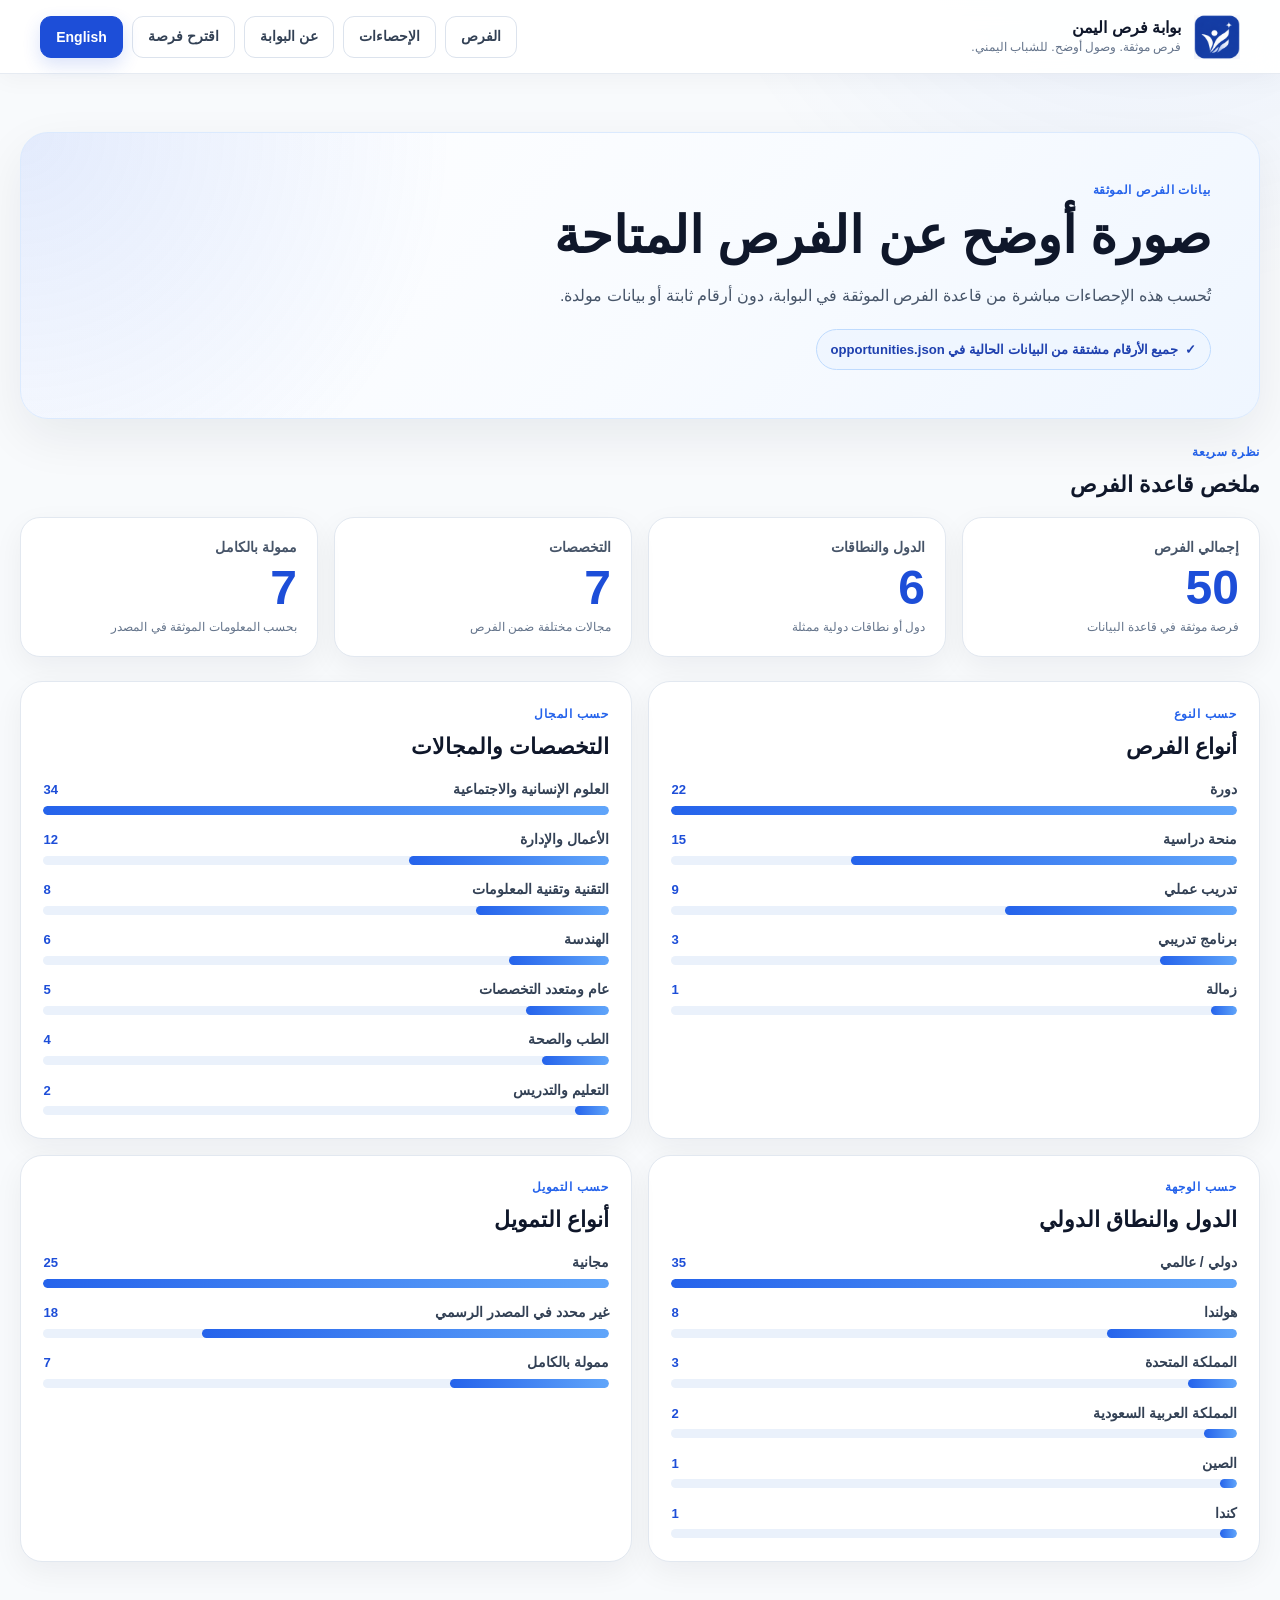
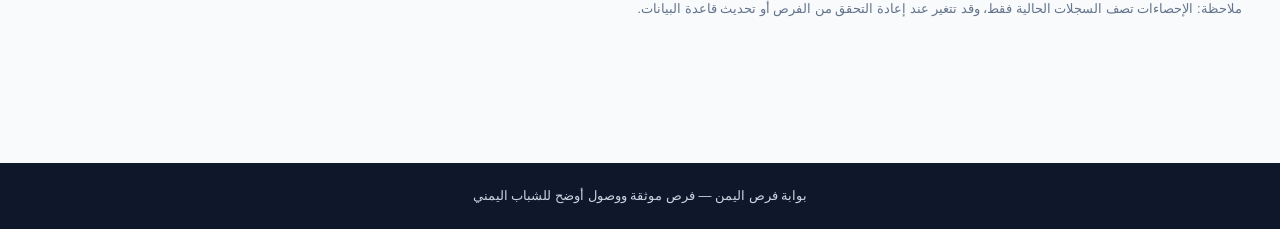
<file: statistics.html>
<!DOCTYPE html>
<html lang="ar" dir="rtl">
<head>
  <meta charset="UTF-8">
  <meta name="viewport" content="width=device-width, initial-scale=1.0">
  <meta
    name="description"
    content="لوحة إحصاءات بوابة فرص اليمن — نظرة مباشرة على الفرص الموثقة حسب النوع والتخصص والدولة والتمويل"
    id="pageDescription"
  >
  <title>إحصاءات الفرص | بوابة فرص اليمن</title>

  <link rel="stylesheet" href="css/styles.css">
  <link rel="stylesheet" href="css/product-polish.css">
  <link rel="stylesheet" href="css/statistics.css">
  <link rel="icon" href="data:,">
</head>

<body class="portal-page statistics-page">

  <a href="#mainContent" class="skip-link" data-i18n="skipLink">
    انتقل إلى المحتوى الرئيسي
  </a>

  <header class="site-header">
    <div class="header-container">

      <a
        href="index.html?lang=ar"
        class="statistics-brand"
        id="homeLink"
      >
        <img
          src="assets/images/yemen-opportunities-logo.png"
          alt=""
          class="statistics-brand-logo"
          width="46"
          height="46"
        >

        <span class="statistics-brand-copy">
          <strong data-i18n="siteTitle">بوابة فرص اليمن</strong>
          <span data-i18n="siteSubtitle">فرص موثقة. وصول أوضح. للشباب اليمني.</span>
        </span>
      </a>

      <nav class="header-actions" aria-label="التنقل الرئيسي" id="mainNav">
        <a
          href="index.html?lang=ar"
          class="btn btn-secondary"
          id="opportunitiesNav"
          data-i18n="opportunitiesNav"
        >
          الفرص
        </a>

        <a
          href="statistics.html?lang=ar"
          class="btn btn-secondary statistics-nav-current"
          id="statisticsNav"
          data-i18n="statisticsNav"
          aria-current="page"
        >
          الإحصاءات
        </a>

        <a
          href="about.html?lang=ar"
          class="btn btn-secondary"
          id="aboutNav"
          data-i18n="aboutNav"
        >
          عن البوابة
        </a>

        <a
          href="suggest.html?lang=ar"
          class="btn btn-secondary"
          id="suggestNav"
          data-i18n="suggestNav"
        >
          اقترح فرصة
        </a>

        <button
          type="button"
          id="langToggle"
          class="btn btn-lang"
          aria-label="Switch language to English"
        >
          English
        </button>
      </nav>

    </div>
  </header>

  <main id="mainContent" class="main-content">
    <div class="content-container statistics-container">

      <section class="statistics-hero" aria-labelledby="statisticsTitle">
        <p class="statistics-eyebrow" data-i18n="eyebrow">
          بيانات الفرص الموثقة
        </p>

        <h1 id="statisticsTitle" data-i18n="heroTitle">
          صورة أوضح عن الفرص المتاحة
        </h1>

        <p class="statistics-hero-copy" data-i18n="heroCopy">
          تُحسب هذه الإحصاءات مباشرة من قاعدة الفرص الموثقة في البوابة، دون أرقام ثابتة أو بيانات مولدة.
        </p>

        <div class="statistics-trust-note">
          <span aria-hidden="true">✓</span>
          <span data-i18n="trustNote">
            جميع الأرقام مشتقة من البيانات الحالية في opportunities.json
          </span>
        </div>
      </section>

      <div
        id="statisticsLoading"
        class="statistics-status"
        role="status"
        aria-live="polite"
      >
        <span class="statistics-loader" aria-hidden="true"></span>
        <span data-i18n="loading">جاري تحليل بيانات الفرص...</span>
      </div>

      <section
        id="statisticsError"
        class="statistics-error"
        role="alert"
        hidden
      >
        <h2 data-i18n="errorTitle">تعذر تحميل الإحصاءات</h2>
        <p data-i18n="errorCopy">
          تعذر قراءة بيانات الفرص. تحقق من تشغيل الخادم المحلي ثم أعد المحاولة.
        </p>
        <button type="button" id="retryButton" class="btn btn-primary" data-i18n="retry">
          إعادة المحاولة
        </button>
      </section>

      <div id="statisticsContent" hidden>

        <section aria-labelledby="overviewHeading">
          <div class="statistics-section-heading">
            <div>
              <p class="statistics-section-kicker" data-i18n="overviewKicker">
                نظرة سريعة
              </p>
              <h2 id="overviewHeading" data-i18n="overviewTitle">
                ملخص قاعدة الفرص
              </h2>
            </div>
          </div>

          <div class="statistics-summary-grid">
            <article class="statistics-summary-card">
              <span class="statistics-summary-label" data-i18n="totalLabel">
                إجمالي الفرص
              </span>
              <strong id="totalOpportunities" class="statistics-summary-value">0</strong>
              <span class="statistics-summary-note" data-i18n="totalNote">
                فرصة موثقة في قاعدة البيانات
              </span>
            </article>

            <article class="statistics-summary-card">
              <span class="statistics-summary-label" data-i18n="countriesLabel">
                الدول والنطاقات
              </span>
              <strong id="countryCount" class="statistics-summary-value">0</strong>
              <span class="statistics-summary-note" data-i18n="countriesNote">
                دول أو نطاقات دولية ممثلة
              </span>
            </article>

            <article class="statistics-summary-card">
              <span class="statistics-summary-label" data-i18n="categoriesLabel">
                التخصصات
              </span>
              <strong id="categoryCount" class="statistics-summary-value">0</strong>
              <span class="statistics-summary-note" data-i18n="categoriesNote">
                مجالات مختلفة ضمن الفرص
              </span>
            </article>

            <article class="statistics-summary-card">
              <span class="statistics-summary-label" data-i18n="fullyFundedLabel">
                ممولة بالكامل
              </span>
              <strong id="fullyFundedCount" class="statistics-summary-value">0</strong>
              <span class="statistics-summary-note" data-i18n="fullyFundedNote">
                بحسب المعلومات الموثقة في المصدر
              </span>
            </article>
          </div>
        </section>

        <div class="statistics-dashboard-grid">

          <section class="statistics-panel" aria-labelledby="typeHeading">
            <div class="statistics-panel-heading">
              <p class="statistics-section-kicker" data-i18n="typeKicker">حسب النوع</p>
              <h2 id="typeHeading" data-i18n="typeTitle">أنواع الفرص</h2>
            </div>
            <div id="typeStatistics" class="statistics-bars"></div>
          </section>

          <section class="statistics-panel" aria-labelledby="categoryHeading">
            <div class="statistics-panel-heading">
              <p class="statistics-section-kicker" data-i18n="categoryKicker">حسب المجال</p>
              <h2 id="categoryHeading" data-i18n="categoryTitle">التخصصات والمجالات</h2>
            </div>
            <div id="categoryStatistics" class="statistics-bars"></div>
          </section>

          <section class="statistics-panel" aria-labelledby="countryHeading">
            <div class="statistics-panel-heading">
              <p class="statistics-section-kicker" data-i18n="countryKicker">حسب الوجهة</p>
              <h2 id="countryHeading" data-i18n="countryTitle">الدول والنطاق الدولي</h2>
            </div>
            <div id="countryStatistics" class="statistics-bars"></div>
          </section>

          <section class="statistics-panel" aria-labelledby="fundingHeading">
            <div class="statistics-panel-heading">
              <p class="statistics-section-kicker" data-i18n="fundingKicker">حسب التمويل</p>
              <h2 id="fundingHeading" data-i18n="fundingTitle">أنواع التمويل</h2>
            </div>
            <div id="fundingStatistics" class="statistics-bars"></div>
          </section>

        </div>

        <p class="statistics-data-note" data-i18n="dataNote">
          ملاحظة: الإحصاءات تصف السجلات الحالية فقط، وقد تتغير عند إعادة التحقق من الفرص أو تحديث قاعدة البيانات.
        </p>

      </div>
    </div>
  </main>

  <footer class="site-footer">
    <div class="footer-container">
      <p class="footer-text" data-i18n="footer">
        بوابة فرص اليمن — فرص موثقة ووصول أوضح للشباب اليمني
      </p>
    </div>
  </footer>

  <script src="js/statistics.js"></script>
  <script src="js/offline.js"></script>
</body>
</html>
</file>
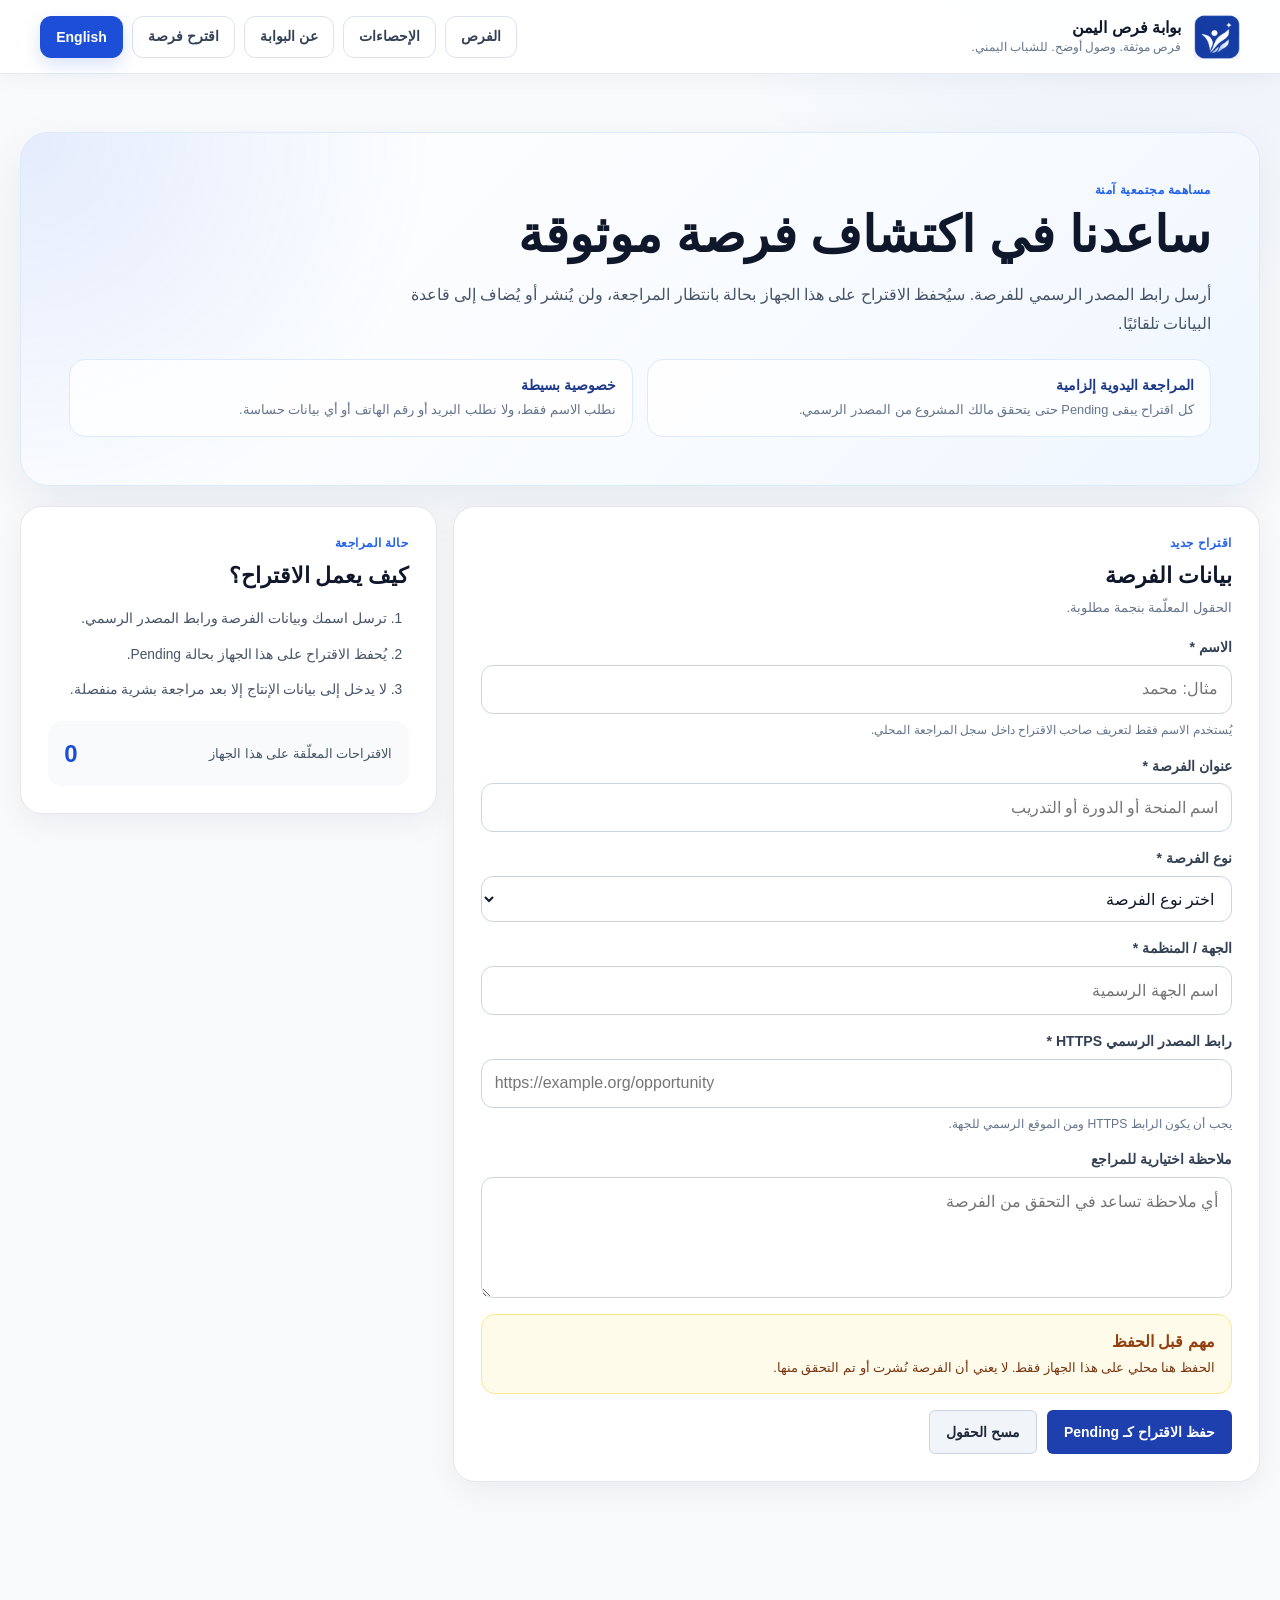
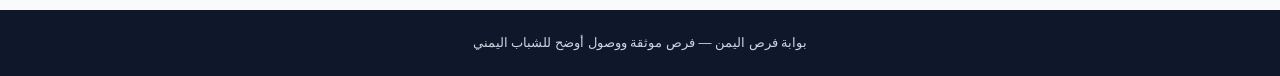
<file: suggest.html>
<!DOCTYPE html>
<html lang="ar" dir="rtl">
<head>
  <meta charset="UTF-8">
  <meta name="viewport" content="width=device-width, initial-scale=1.0">
  <meta id="pageDescription" name="description" content="اقترح فرصة لإضافتها إلى بوابة فرص اليمن بعد المراجعة اليدوية للمصدر الرسمي.">
  <title>اقترح فرصة | بوابة فرص اليمن</title>
  <link rel="stylesheet" href="css/styles.css">
  <link rel="stylesheet" href="css/product-polish.css">
  <link rel="stylesheet" href="css/suggest.css">
  <link rel="icon" href="data:,">
</head>
<body class="portal-page suggest-page">
  <a href="#mainContent" class="skip-link" id="skipLink" data-i18n="skipLink">انتقل إلى المحتوى الرئيسي</a>
  <header class="site-header">
    <div class="header-container">
      <a href="index.html?lang=ar" class="suggest-brand" id="homeLink">
        <img src="assets/images/yemen-opportunities-logo.png" alt="" class="suggest-brand-logo" width="46" height="46">
        <span class="suggest-brand-copy">
          <strong data-i18n="siteTitle">بوابة فرص اليمن</strong>
          <span data-i18n="siteSubtitle">فرص موثقة. وصول أوضح. للشباب اليمني.</span>
        </span>
      </a>
      <nav class="header-actions" id="mainNav" aria-label="التنقل الرئيسي">
        <a href="index.html?lang=ar" class="btn btn-secondary" id="opportunitiesNav" data-i18n="opportunitiesNav">الفرص</a>
        <a href="statistics.html?lang=ar" class="btn btn-secondary" id="statisticsNav" data-i18n="statisticsNav">الإحصاءات</a>
        <a href="about.html?lang=ar" class="btn btn-secondary" id="aboutNav" data-i18n="aboutNav">عن البوابة</a>
        <a href="suggest.html?lang=ar" class="btn btn-secondary suggest-nav-current" id="suggestNav" data-i18n="suggestNav" aria-current="page">اقترح فرصة</a>
        <button type="button" id="langToggle" class="btn btn-lang" aria-label="Switch language to English">English</button>
      </nav>
    </div>
  </header>
  <main id="mainContent" class="main-content">
    <div class="content-container suggest-container">
      <section class="suggest-hero" aria-labelledby="suggestTitle">
        <p class="suggest-eyebrow" data-i18n="eyebrow">مساهمة مجتمعية آمنة</p>
        <h1 id="suggestTitle" data-i18n="heroTitle">ساعدنا في اكتشاف فرصة موثوقة</h1>
        <p class="suggest-hero-copy" data-i18n="heroCopy">أرسل رابط المصدر الرسمي للفرصة. سيُحفظ الاقتراح على هذا الجهاز بحالة بانتظار المراجعة، ولن يُنشر أو يُضاف إلى قاعدة البيانات تلقائيًا.</p>
        <div class="suggest-rules" role="note">
          <div><strong data-i18n="pendingRuleTitle">المراجعة اليدوية إلزامية</strong><span data-i18n="pendingRuleCopy">كل اقتراح يبقى Pending حتى يتحقق مالك المشروع من المصدر الرسمي.</span></div>
          <div><strong data-i18n="privacyRuleTitle">خصوصية بسيطة</strong><span data-i18n="privacyRuleCopy">نطلب الاسم فقط، ولا نطلب البريد أو رقم الهاتف أو أي بيانات حساسة.</span></div>
        </div>
      </section>
      <section class="suggest-layout">
        <article class="suggest-form-card">
          <div class="suggest-section-heading">
            <p class="suggest-section-kicker" data-i18n="formKicker">اقتراح جديد</p>
            <h2 data-i18n="formTitle">بيانات الفرصة</h2>
            <p data-i18n="requiredNote">الحقول المعلّمة بنجمة مطلوبة.</p>
          </div>
          <form id="suggestForm" novalidate>
            <div class="suggest-field">
              <label for="submitterName"><span data-i18n="nameLabel">الاسم</span> <span aria-hidden="true">*</span></label>
              <input id="submitterName" name="submitterName" type="text" maxlength="80" autocomplete="name" required data-i18n-placeholder="namePlaceholder" placeholder="مثال: محمد">
              <p class="field-help" data-i18n="nameHelp">يُستخدم الاسم فقط لتعريف صاحب الاقتراح داخل سجل المراجعة المحلي.</p>
            </div>
            <div class="suggest-field">
              <label for="opportunityTitle"><span data-i18n="titleLabel">عنوان الفرصة</span> <span aria-hidden="true">*</span></label>
              <input id="opportunityTitle" name="opportunityTitle" type="text" maxlength="180" required data-i18n-placeholder="titlePlaceholder" placeholder="اسم المنحة أو الدورة أو التدريب">
            </div>
            <div class="suggest-field">
              <label for="opportunityType"><span data-i18n="typeLabel">نوع الفرصة</span> <span aria-hidden="true">*</span></label>
              <select id="opportunityType" name="opportunityType" required></select>
            </div>
            <div class="suggest-field">
              <label for="organization"><span data-i18n="organizationLabel">الجهة / المنظمة</span> <span aria-hidden="true">*</span></label>
              <input id="organization" name="organization" type="text" maxlength="180" required data-i18n-placeholder="organizationPlaceholder" placeholder="اسم الجهة الرسمية">
            </div>
            <div class="suggest-field">
              <label for="officialSourceUrl"><span data-i18n="sourceLabel">رابط المصدر الرسمي HTTPS</span> <span aria-hidden="true">*</span></label>
              <input id="officialSourceUrl" name="officialSourceUrl" type="url" inputmode="url" maxlength="1000" required placeholder="https://example.org/opportunity" dir="ltr">
              <p class="field-help" data-i18n="sourceHelp">يجب أن يكون الرابط HTTPS ومن الموقع الرسمي للجهة.</p>
              <p id="sourceError" class="field-error" role="alert" hidden></p>
            </div>
            <div class="suggest-field">
              <label for="reviewerNote" data-i18n="noteLabel">ملاحظة اختيارية للمراجع</label>
              <textarea id="reviewerNote" name="reviewerNote" rows="4" maxlength="600" data-i18n-placeholder="notePlaceholder" placeholder="أي ملاحظة تساعد في التحقق من الفرصة"></textarea>
            </div>
            <div class="suggest-storage-note">
              <strong data-i18n="storageTitle">مهم قبل الحفظ</strong>
              <p data-i18n="storageCopy">الحفظ هنا محلي على هذا الجهاز فقط. لا يعني أن الفرصة نُشرت أو تم التحقق منها.</p>
            </div>
            <div class="suggest-actions">
              <button type="submit" class="btn btn-primary" id="saveSuggestion" data-i18n="saveButton">حفظ الاقتراح كـ Pending</button>
              <button type="reset" class="btn btn-secondary" id="clearSuggestion" data-i18n="clearButton">مسح الحقول</button>
            </div>
          </form>
        </article>
        <aside class="suggest-status-card" aria-labelledby="reviewStatusTitle">
          <p class="suggest-section-kicker" data-i18n="statusKicker">حالة المراجعة</p>
          <h2 id="reviewStatusTitle" data-i18n="statusTitle">كيف يعمل الاقتراح؟</h2>
          <ol class="suggest-steps">
            <li data-i18n="stepOne">ترسل اسمك وبيانات الفرصة ورابط المصدر الرسمي.</li>
            <li data-i18n="stepTwo">يُحفظ الاقتراح على هذا الجهاز بحالة Pending.</li>
            <li data-i18n="stepThree">لا يدخل إلى بيانات الإنتاج إلا بعد مراجعة بشرية منفصلة.</li>
          </ol>
          <div class="pending-counter"><span data-i18n="pendingCountLabel">الاقتراحات المعلّقة على هذا الجهاز</span><strong id="pendingCount">0</strong></div>
          <div id="successPanel" class="suggest-success" tabindex="-1" hidden>
            <span class="pending-badge" data-i18n="pendingBadge">Pending · بانتظار المراجعة</span>
            <h3 data-i18n="successTitle">تم حفظ الاقراح محليًا</h3>
            <p id="successMessage"></p>
            <dl class="suggest-confirmation-list">
              <div><dt data-i18n="savedNameLabel">صاحب الاقتراح</dt><dd id="savedName"></dd></div>
              <div><dt data-i18n="savedOpportunityLabel">الفرصة</dt><dd id="savedOpportunity"></dd></div>
              <div><dt data-i18n="savedStatusLabel">الحالة</dt><dd data-i18n="pendingStatus">Pending — غير منشورة</dd></div>
            </dl>
          </div>
        </aside>
      </section>
    </div>
  </main>
  <footer class="site-footer"><div class="footer-container"><p class="footer-text" data-i18n="footer">بوابة فرص اليمن — فرص موثقة ووصول أوضح للشباب اليمني</p></div></footer>
  <script src="js/suggest.js"></script>
  <script src="js/offline.js"></script>
</body>
</html>
</file>
<file: css/styles.css>
/**
 * Yemen Opportunities Portal - Stylesheet
 * Mobile-first responsive styling with CSS logical properties for seamless RTL/LTR support.
 * System font stack only - Zero CDN or external dependencies.
 */

:root {
  --color-bg: #f8fafc;
  --color-surface: #ffffff;
  --color-surface-hover: #f1f5f9;
  --color-border: #cbd5e1;
  --color-border-subtle: #e2e8f0;

  --color-text-main: #0f172a;
  --color-text-muted: #334155;
  --color-text-inverse: #ffffff;

  --color-primary: #1e40af;
  --color-primary-hover: #1e3a8a;
  --color-primary-light: #eff6ff;
  --color-primary-border: #bfdbfe;

  --color-badge-bg: #e0f2fe;
  --color-badge-text: #0369a1;

  --color-warning-bg: #fef3c7;
  --color-warning-text: #92400e;
  --color-warning-border: #fcd34d;

  --color-success-bg: #dcfce7;
  --color-success-text: #166534;

  --color-error-bg: #fee2e2;
  --color-error-text: #991b1b;

  --font-stack: -apple-system, BlinkMacSystemFont, "Segoe UI", Roboto, "Helvetica Neue", Arial, Tahoma, "Noto Sans Arabic", sans-serif;
  --radius-sm: 6px;
  --radius-md: 10px;
  --radius-lg: 14px;
  --shadow-sm: 0 1px 2px 0 rgb(0 0 0 / 0.05);
  --shadow-md: 0 4px 6px -1px rgb(0 0 0 / 0.08), 0 2px 4px -2px rgb(0 0 0 / 0.06);
  --shadow-lg: 0 10px 15px -3px rgb(0 0 0 / 0.08), 0 4px 6px -4px rgb(0 0 0 / 0.05);

  --min-touch-target: 44px;
}

/* Reset & Box Sizing */
*, *::before, *::after {
  box-sizing: border-box;
  margin: 0;
  padding: 0;
}

[hidden] {
  display: none !important;
}

html {
  font-family: var(--font-stack);
  font-size: 16px;
  line-height: 1.5;
  color: var(--color-text-main);
  background-color: var(--color-bg);
  -webkit-text-size-adjust: 100%;
}

body {
  min-height: 100vh;
  display: flex;
  flex-direction: column;
  overflow-x: hidden;
  width: 100%;
}

/* Accessibility: Skip Link */
.skip-link {
  position: absolute;
  top: -100px;
  inset-inline-start: 1rem;
  background: var(--color-primary);
  color: var(--color-text-inverse);
  padding: 0.75rem 1.25rem;
  z-index: 1000;
  border-radius: var(--radius-sm);
  text-decoration: none;
  font-weight: 600;
  transition: top 0.2s ease;
}

.skip-link:focus {
  top: 1rem;
  outline: 3px solid #facc15;
  outline-offset: 2px;
}

/* Keyboard Focus Indicators */
:focus-visible {
  outline: 3px solid var(--color-primary);
  outline-offset: 2px;
}

/* Header */
.site-header {
  background-color: var(--color-surface);
  border-bottom: 1px solid var(--color-border);
  box-shadow: var(--shadow-sm);
  width: 100%;
}

.header-container {
  max-width: 1200px;
  margin-inline: auto;
  padding: 1rem 0.75rem;
  display: flex;
  align-items: flex-start;
  justify-content: space-between;
  gap: 0.75rem;
}

.header-brand {
  flex: 1 1 auto;
  min-width: 0;
}

.site-title {
  font-size: 1.25rem;
  font-weight: 800;
  color: var(--color-primary);
  line-height: 1.25;
  overflow-wrap: break-word;
}

@media (min-width: 600px) {
  .site-title {
    font-size: 1.5rem;
  }
}

.site-subtitle {
  font-size: 0.875rem;
  color: var(--color-text-muted);
  margin-top: 0.25rem;
  line-height: 1.4;
  overflow-wrap: break-word;
}

.header-actions {
  flex: 0 0 auto;
}

.btn-lang {
  min-height: var(--min-touch-target);
  min-width: var(--min-touch-target);
  padding: 0.5rem 0.875rem;
  font-size: 0.875rem;
  font-weight: 700;
  color: var(--color-primary);
  background-color: var(--color-primary-light);
  border: 1px solid var(--color-primary-border);
  border-radius: var(--radius-sm);
  cursor: pointer;
  transition: all 0.2s ease;
  white-space: nowrap;
}

.btn-lang:hover {
  background-color: #dbeafe;
}

/* Main Content Layout */
.main-content {
  flex: 1;
  padding-block: 1.25rem 2.5rem;
  width: 100%;
}

.content-container {
  max-width: 1200px;
  margin-inline: auto;
  padding-inline: 0.75rem;
  width: 100%;
}

/* Controls Section (Search + Filters) */
.controls-section {
  margin-bottom: 1.5rem;
}

.search-container {
  margin-bottom: 1rem;
}

.search-label {
  display: block;
  font-size: 0.9375rem;
  font-weight: 700;
  color: var(--color-text-main);
  margin-bottom: 0.375rem;
}

.search-input-wrapper {
  position: relative;
  display: flex;
  align-items: center;
  width: 100%;
}

.search-input {
  width: 100%;
  min-height: var(--min-touch-target);
  padding: 0.625rem 0.875rem;
  padding-inline-end: 2.75rem;
  font-size: 0.9375rem;
  font-family: inherit;
  color: var(--color-text-main);
  background-color: var(--color-surface);
  border: 2px solid var(--color-border);
  border-radius: var(--radius-md);
  box-shadow: var(--shadow-sm);
  transition: border-color 0.2s ease, box-shadow 0.2s ease;
}

.search-input:focus {
  border-color: var(--color-primary);
  box-shadow: 0 0 0 3px rgba(30, 64, 175, 0.15);
  outline: none;
}

.clear-search-btn {
  position: absolute;
  inset-inline-end: 0.5rem;
  min-width: 32px;
  min-height: 32px;
  align-items: center;
  justify-content: center;
  background: none;
  border: none;
  font-size: 1.5rem;
  line-height: 1;
  color: var(--color-text-muted);
  cursor: pointer;
  border-radius: 50%;
}

.clear-search-btn:not([hidden]) {
  display: flex;
}

.clear-search-btn:hover {
  color: var(--color-text-main);
  background-color: var(--color-surface-hover);
}

/* Filters Card */
.filters-card {
  background-color: var(--color-surface);
  border: 1px solid var(--color-border);
  border-radius: var(--radius-md);
  padding: 1rem;
  box-shadow: var(--shadow-sm);
  width: 100%;
}

.filters-header {
  display: flex;
  align-items: center;
  justify-content: space-between;
  gap: 0.75rem;
  margin-bottom: 1rem;
  flex-wrap: wrap;
}

.filters-heading {
  font-size: 1.0625rem;
  font-weight: 700;
  color: var(--color-text-main);
}

.btn {
  display: inline-flex;
  align-items: center;
  justify-content: center;
  min-height: var(--min-touch-target);
  padding: 0.5rem 1rem;
  font-size: 0.875rem;
  font-family: inherit;
  font-weight: 600;
  border-radius: var(--radius-sm);
  border: 1px solid transparent;
  cursor: pointer;
  text-decoration: none;
  transition: all 0.2s ease;
}

.btn-primary {
  background-color: var(--color-primary);
  color: var(--color-text-inverse);
}

.btn-primary:hover {
  background-color: var(--color-primary-hover);
}

.btn-secondary {
  background-color: #f1f5f9;
  color: #1e293b;
  border-color: #cbd5e1;
}

.btn-secondary:hover {
  background-color: #e2e8f0;
}

.filters-grid {
  display: grid;
  grid-template-columns: 1fr;
  gap: 0.75rem;
  width: 100%;
}

@media (min-width: 600px) {
  .filters-grid {
    grid-template-columns: repeat(2, 1fr);
  }
}

@media (min-width: 900px) {
  .filters-grid {
    grid-template-columns: repeat(3, 1fr);
  }
}

.filter-group {
  display: flex;
  flex-direction: column;
  gap: 0.25rem;
  min-width: 0;
}

.filter-label {
  font-size: 0.8125rem;
  font-weight: 600;
  color: var(--color-text-muted);
}

.filter-select {
  width: 100%;
  min-height: var(--min-touch-target);
  padding: 0.5rem 0.625rem;
  font-size: 0.875rem;
  font-family: inherit;
  color: var(--color-text-main);
  background-color: var(--color-surface);
  border: 1px solid var(--color-border);
  border-radius: var(--radius-sm);
  cursor: pointer;
  transition: border-color 0.2s ease;
}

.filter-select:focus {
  border-color: var(--color-primary);
  outline: none;
}

/* Results Status Bar */
.results-status-bar {
  margin-bottom: 1rem;
}

.results-count {
  font-size: 1.0625rem;
  font-weight: 700;
  color: var(--color-primary);
  padding-inline-start: 0.25rem;
}

/* Opportunities Grid */
.opportunities-grid {
  display: grid;
  grid-template-columns: 1fr;
  gap: 1rem;
  width: 100%;
}

@media (min-width: 768px) {
  .opportunities-grid {
    grid-template-columns: repeat(2, 1fr);
  }
}

@media (min-width: 1100px) {
  .opportunities-grid {
    grid-template-columns: repeat(3, 1fr);
  }
}

/* Opportunity Card */
.opportunity-card {
  background-color: var(--color-surface);
  border: 1px solid var(--color-border);
  border-radius: var(--radius-lg);
  padding: 1.125rem 1rem;
  box-shadow: var(--shadow-sm);
  display: flex;
  flex-direction: column;
  gap: 0.625rem;
  transition: transform 0.2s ease, box-shadow 0.2s ease, border-color 0.2s ease;
  overflow-wrap: break-word;
  word-break: break-word;
  min-width: 0;
}

.opportunity-card:hover {
  transform: translateY(-2px);
  box-shadow: var(--shadow-md);
  border-color: var(--color-primary-border);
}

/* Card Badges Row */
.card-badges {
  display: flex;
  flex-wrap: wrap;
  gap: 0.375rem;
}

.badge {
  display: inline-block;
  padding: 0.25rem 0.5rem;
  font-size: 0.75rem;
  font-weight: 700;
  border-radius: 9999px;
  line-height: 1.2;
}

.badge-type {
  background-color: var(--color-badge-bg);
  color: var(--color-badge-text);
}

.badge-funding {
  background-color: var(--color-success-bg);
  color: var(--color-success-text);
}

.badge-delivery {
  background-color: #f3e8ff;
  color: #6b21a8;
}

.badge-closing-soon {
  background-color: var(--color-warning-bg);
  color: var(--color-warning-text);
  border: 1px solid var(--color-warning-border);
}

.badge-status {
  background-color: #e2e8f0;
  color: #334155;
}

/* Card Headings */
.card-title {
  font-size: 1.0625rem;
  font-weight: 700;
  color: var(--color-text-main);
  line-height: 1.35;
}

.card-org {
  font-size: 0.875rem;
  font-weight: 600;
  color: var(--color-text-muted);
}

/* Card Meta Details (Chips & Lists) */
.card-meta-list {
  display: flex;
  flex-wrap: wrap;
  gap: 0.375rem;
  font-size: 0.8125rem;
  color: var(--color-text-muted);
}

.meta-chip {
  background-color: #f1f5f9;
  padding: 0.25rem 0.5rem;
  border-radius: var(--radius-sm);
  font-weight: 500;
}

.meta-chip-category {
  background-color: #f0fdf4;
  color: #166534;
  border: 1px solid #bbf7d0;
}

.meta-chip-country {
  background-color: #f8fafc;
  border: 1px solid var(--color-border);
}

/* Deadline Box */
.card-deadline-box {
  background-color: #f8fafc;
  border: 1px solid var(--color-border-subtle);
  border-radius: var(--radius-sm);
  padding: 0.375rem 0.625rem;
  font-size: 0.8125rem;
  display: flex;
  align-items: center;
  justify-content: space-between;
  gap: 0.5rem;
  flex-wrap: wrap;
}

.deadline-text {
  font-weight: 600;
}

/* Short Description */
.card-description {
  font-size: 0.84375rem;
  line-height: 1.45;
  color: var(--color-text-muted);
}

/* Card Footer / Action Link */
.card-footer {
  margin-top: auto;
  padding-top: 0.5rem;
  border-top: 1px solid var(--color-border-subtle);
  display: flex;
  align-items: center;
  justify-content: space-between;
  gap: 0.5rem;
  flex-wrap: wrap;
}

.source-link {
  display: inline-flex;
  align-items: center;
  gap: 0.375rem;
  min-height: var(--min-touch-target);
  font-size: 0.875rem;
  font-weight: 700;
  color: var(--color-primary);
  text-decoration: none;
  padding: 0.25rem 0;
}

.source-link:hover {
  text-decoration: underline;
  color: var(--color-primary-hover);
}

.deadline-status-text {
  color: var(--color-text-muted);
  font-weight: 500;
}

.card-actions {
  display: flex;
  flex-wrap: wrap;
  align-items: center;
  gap: 0.5rem;
  min-width: 0;
}

.details-link {
  color: var(--color-primary);
  background-color: var(--color-primary-light);
  border-color: var(--color-primary-border);
}

.details-link:hover {
  color: var(--color-text-inverse);
  background-color: var(--color-primary);
  text-decoration: none;
}

.favorite-button {
  color: var(--color-text-main);
  background-color: var(--color-surface);
  border-color: var(--color-border);
}

.favorite-button:hover {
  background-color: var(--color-surface-hover);
}

.favorite-button[aria-pressed="true"] {
  color: #854d0e;
  background-color: #fef9c3;
  border-color: #fde047;
}

/* Empty & Error States */
.empty-state, .error-state {
  background-color: var(--color-surface);
  border: 1px solid var(--color-border);
  border-radius: var(--radius-lg);
  padding: 2.5rem 1rem;
  text-align: center;
  max-width: 500px;
  margin-inline: auto;
  box-shadow: var(--shadow-sm);
  width: 100%;
}

.empty-state-icon, .error-state-icon {
  font-size: 2.5rem;
  margin-bottom: 0.75rem;
}

.empty-title, .error-title {
  font-size: 1.125rem;
  font-weight: 700;
  color: var(--color-text-main);
  margin-bottom: 0.375rem;
}

.empty-message, .error-message {
  font-size: 0.875rem;
  color: var(--color-text-muted);
  margin-bottom: 1.25rem;
  line-height: 1.4;
}

.error-state {
  border-color: var(--color-error-bg);
  background-color: #fffaf0;
}

/* Footer */
.site-footer {
  background-color: var(--color-surface);
  border-top: 1px solid var(--color-border);
  padding-block: 1.25rem;
  margin-top: auto;
  width: 100%;
}

.footer-container {
  max-width: 1200px;
  margin-inline: auto;
  padding-inline: 0.75rem;
  text-align: center;
}

.footer-text {
  font-size: 0.8125rem;
  color: var(--color-text-muted);
  line-height: 1.4;
}

/* Screen Reader Only Utility */
.sr-only {
  position: absolute;
  width: 1px;
  height: 1px;
  padding: 0;
  margin: -1px;
  overflow: hidden;
  clip: rect(0, 0, 0, 0);
  white-space: nowrap;
  border: 0;
}


/* Opportunity Detail Page */

.detail-page-container {
  max-width: 960px;
}

.detail-navigation {
  margin-bottom: 1rem;
}

.detail-loading {
  min-height: 180px;
  display: flex;
  align-items: center;
  justify-content: center;
  padding: 2rem 1rem;
  color: var(--color-text-muted);
  font-size: 1rem;
  font-weight: 600;
  text-align: center;
}

.detail-card {
  width: 100%;
  background-color: var(--color-surface);
  border: 1px solid var(--color-border);
  border-radius: var(--radius-lg);
  box-shadow: var(--shadow-md);
  overflow: hidden;
}

.detail-header {
  padding: 1.25rem 1rem;
  background:
    linear-gradient(
      135deg,
      var(--color-primary-light),
      var(--color-surface)
    );
  border-bottom: 1px solid var(--color-border-subtle);
}

.detail-title {
  margin-top: 0.75rem;
  color: var(--color-text-main);
  font-size: clamp(1.4rem, 5vw, 2rem);
  line-height: 1.35;
  overflow-wrap: anywhere;
}

.detail-organization {
  margin-top: 0.5rem;
  color: var(--color-text-muted);
  font-size: 1rem;
  font-weight: 700;
  overflow-wrap: anywhere;
}

.detail-favorite-button {
  width: 100%;
  margin-top: 1rem;
}

.detail-section {
  padding: 1.25rem 1rem;
  border-bottom: 1px solid var(--color-border-subtle);
}

.detail-section:last-child {
  border-bottom: 0;
}

.detail-section-title {
  margin-bottom: 0.875rem;
  color: var(--color-primary);
  font-size: 1.125rem;
  line-height: 1.4;
}

.detail-description,
#detailEligibility,
#detailDeadlineNotes {
  color: var(--color-text-muted);
  line-height: 1.75;
  overflow-wrap: anywhere;
}

.detail-facts {
  display: grid;
  grid-template-columns: 1fr;
  gap: 0.75rem;
}

.detail-fact {
  min-width: 0;
  padding: 0.875rem;
  background-color: var(--color-bg);
  border: 1px solid var(--color-border-subtle);
  border-radius: var(--radius-md);
}

.detail-fact dt {
  margin-bottom: 0.375rem;
  color: var(--color-text-muted);
  font-size: 0.8125rem;
  font-weight: 700;
}

.detail-fact dd {
  margin: 0;
  color: var(--color-text-main);
  font-size: 0.9375rem;
  font-weight: 600;
  overflow-wrap: anywhere;
}

.detail-chip-list {
  display: flex;
  flex-wrap: wrap;
  gap: 0.375rem;
}

.detail-deadline-section {
  background-color: #fffdf5;
}

.detail-deadline-value {
  color: var(--color-text-main);
  font-size: 1rem;
  font-weight: 700;
  line-height: 1.6;
  overflow-wrap: anywhere;
}

.detail-deadline-date {
  direction: ltr;
  unicode-bidi: isolate;
}

.detail-deadline-status {
  color: var(--color-text-muted);
  font-weight: 600;
}

.detail-note {
  margin-top: 1rem;
  padding: 0.875rem;
  background-color: var(--color-warning-bg);
  border: 1px solid var(--color-warning-border);
  border-radius: var(--radius-md);
  color: var(--color-warning-text);
}

.detail-note strong {
  display: block;
  margin-bottom: 0.375rem;
}

.detail-actions {
  display: flex;
  flex-direction: column;
  gap: 0.75rem;
}

.detail-actions .btn {
  width: 100%;
  overflow-wrap: anywhere;
}

.detail-verification {
  margin-top: 1rem;
  color: var(--color-text-muted);
  font-size: 0.8125rem;
}

@media (min-width: 600px) {
  .detail-header,
  .detail-section {
    padding: 1.5rem;
  }

  .detail-favorite-button {
    width: auto;
  }

  .detail-facts {
    grid-template-columns: repeat(2, minmax(0, 1fr));
  }

  .detail-actions {
    flex-direction: row;
    flex-wrap: wrap;
  }

  .detail-actions .btn {
    width: auto;
  }
}

@media (min-width: 900px) {
  .detail-header,
  .detail-section {
    padding: 1.75rem 2rem;
  }
}
</file>
<file: css/product-polish.css>
/*
 * Yemen Opportunities Portal
 * Product Design Unification
 *
 * Scoped to .portal-page so About remains untouched.
 */

.portal-page {
  background:
    radial-gradient(
      circle at 90% -10%,
      rgb(37 99 235 / 0.09),
      transparent 30rem
    ),
    #f8fafc;
  color: #0f172a;
}

/* ------------------------------
   Shared Product Header
   ------------------------------ */

.portal-page .site-header {
  position: sticky;
  top: 0;
  z-index: 50;
  width: 100%;
  background: rgb(255 255 255 / 0.94);
  border-bottom: 1px solid #e6ebf2;
  box-shadow: 0 5px 24px rgb(15 23 42 / 0.04);
  backdrop-filter: blur(14px);
}

.portal-page .header-container {
  width: 100%;
  max-width: 1240px;
  margin-inline: auto;
  padding: 0.85rem 1.25rem;
  display: flex;
  align-items: center;
  justify-content: space-between;
  gap: 1rem;
}

.portal-page .header-brand {
  display: flex;
  align-items: center;
  gap: 0.8rem;
  min-width: 0;
}

.portal-brand-home {
  display: block;
  flex: 0 0 46px;
  width: 46px;
  height: 46px;
  border-radius: 13px;
  overflow: hidden;
  box-shadow: 0 8px 22px rgb(37 99 235 / 0.16);
  transition:
    transform 0.18s ease,
    box-shadow 0.18s ease;
}

.portal-brand-home:hover {
  transform: translateY(-1px);
  box-shadow: 0 11px 28px rgb(37 99 235 / 0.22);
}

.portal-brand-home:focus-visible {
  outline: 3px solid rgb(37 99 235 / 0.28);
  outline-offset: 3px;
}

.portal-brand-logo {
  display: block;
  width: 100%;
  height: 100%;
  object-fit: cover;
}

.portal-brand-copy {
  min-width: 0;
}

.portal-page .site-title {
  margin: 0;
  color: #111827;
  font-size: 1.05rem;
  font-weight: 800;
  line-height: 1.25;
}

.portal-page .site-subtitle {
  max-width: 560px;
  margin-top: 0.18rem;
  color: #64748b;
  font-size: 0.76rem;
  font-weight: 500;
  line-height: 1.45;
}

.portal-page .header-actions {
  display: flex;
  align-items: center;
  gap: 0.55rem;
  flex: 0 0 auto;
}

.portal-page .header-actions .btn {
  min-height: 42px;
  padding-inline: 0.95rem;
  border-radius: 11px;
  font-size: 0.875rem;
  font-weight: 750;
}

.portal-page .header-actions .btn-secondary {
  color: #334155;
  background: #ffffff;
  border-color: #dce3ed;
}

.portal-page .header-actions .btn-secondary:hover {
  color: #1d4ed8;
  background: #f8fafc;
  border-color: #bfdbfe;
}

.portal-page .btn-lang {
  color: #ffffff;
  background: #1d4ed8;
  border-color: #1d4ed8;
  box-shadow: 0 7px 18px rgb(29 78 216 / 0.16);
}

.portal-page .btn-lang:hover {
  background: #1e40af;
  border-color: #1e40af;
}

/* ------------------------------
   Layout
   ------------------------------ */

.portal-page .main-content {
  width: 100%;
  padding-block: 1.6rem 4rem;
}

.portal-page .content-container {
  width: min(1240px, calc(100% - 2rem));
  max-width: 1240px;
  margin-inline: auto;
  padding-inline: 0;
}

/* ------------------------------
   Listing Hero
   ------------------------------ */

.product-hero {
  position: relative;
  isolation: isolate;
  overflow: hidden;
  margin-bottom: 1.5rem;
  padding: clamp(1.8rem, 5vw, 3.7rem);
  border: 1px solid #dce7fb;
  border-radius: 28px;
  background:
    linear-gradient(
      135deg,
      #ffffff 0%,
      #f5f9ff 52%,
      #eef5ff 100%
    );
  box-shadow: 0 20px 54px rgb(15 23 42 / 0.07);
}

.product-hero::after {
  content: "";
  position: absolute;
  z-index: -1;
  width: 22rem;
  height: 22rem;
  inset-inline-end: -8rem;
  top: -11rem;
  border-radius: 50%;
  background:
    radial-gradient(
      circle,
      rgb(37 99 235 / 0.13),
      transparent 68%
    );
}

.product-hero-copy {
  max-width: 760px;
}

.product-eyebrow {
  display: inline-flex;
  align-items: center;
  min-height: 34px;
  padding-inline: 0.8rem;
  border: 1px solid #bfdbfe;
  border-radius: 999px;
  color: #1d4ed8;
  background: #eff6ff;
  font-size: 0.78rem;
  font-weight: 800;
}

.product-hero-title {
  max-width: 760px;
  margin-top: 1rem;
  color: #0f172a;
  font-size: clamp(2rem, 6vw, 3.7rem);
  font-weight: 850;
  line-height: 1.08;
  letter-spacing: -0.035em;
}

html[dir="rtl"] .product-hero-title {
  letter-spacing: 0;
}

.product-hero-description {
  max-width: 680px;
  margin-top: 1rem;
  color: #475569;
  font-size: clamp(0.98rem, 2vw, 1.12rem);
  line-height: 1.8;
}

.product-trust-row {
  display: flex;
  flex-wrap: wrap;
  gap: 0.55rem;
  margin-top: 1.5rem;
}

.product-trust-pill {
  display: inline-flex;
  align-items: center;
  min-height: 38px;
  padding-inline: 0.8rem;
  border: 1px solid #e2e8f0;
  border-radius: 999px;
  color: #334155;
  background: rgb(255 255 255 / 0.82);
  font-size: 0.8rem;
  font-weight: 700;
  box-shadow: 0 4px 14px rgb(15 23 42 / 0.04);
}

.portal-page .lang-en {
  display: none;
}

html[lang="en"] .portal-page .lang-ar {
  display: none;
}

html[lang="en"] .portal-page .lang-en {
  display: inline;
}

/* ------------------------------
   Search
   ------------------------------ */

.portal-page .controls-section {
  margin-bottom: 1.75rem;
}

.portal-page .search-container {
  margin-bottom: 1rem;
  padding: 1.15rem;
  background: #ffffff;
  border: 1px solid #e5eaf1;
  border-radius: 20px;
  box-shadow: 0 9px 30px rgb(15 23 42 / 0.05);
}

.portal-page .search-label {
  display: block;
  margin-bottom: 0.55rem;
  color: #334155;
  font-size: 0.82rem;
  font-weight: 800;
}

.portal-page .search-input-wrapper {
  position: relative;
}

.portal-page .search-input {
  min-height: 56px;
  padding-inline: 1rem 3rem;
  color: #0f172a;
  background: #f8fafc;
  border: 1px solid #dce3ed;
  border-radius: 14px;
  font-size: 1rem;
  transition:
    border-color 0.18s ease,
    box-shadow 0.18s ease,
    background 0.18s ease;
}

.portal-page .search-input:hover {
  border-color: #c4d1e1;
}

.portal-page .search-input:focus {
  outline: none;
  background: #ffffff;
  border-color: #2563eb;
  box-shadow: 0 0 0 4px rgb(37 99 235 / 0.1);
}

.portal-page .clear-search-btn {
  inset-inline-end: 0.55rem;
  width: 40px;
  height: 40px;
  border-radius: 10px;
}

/* ------------------------------
   Filters
   ------------------------------ */

.portal-page .filters-card {
  padding: 1.2rem;
  background: #ffffff;
  border: 1px solid #e5eaf1;
  border-radius: 22px;
  box-shadow: 0 9px 30px rgb(15 23 42 / 0.05);
}

.portal-page .filters-header {
  margin-bottom: 1rem;
  padding-bottom: 0.9rem;
  border-bottom: 1px solid #edf1f6;
}

.portal-page .filters-heading {
  color: #0f172a;
  font-size: 1rem;
  font-weight: 800;
}

.portal-page .filter-group {
  gap: 0.4rem;
}

.portal-page .filter-label {
  color: #475569;
  font-size: 0.78rem;
  font-weight: 750;
}

.portal-page .filter-select {
  min-height: 49px;
  padding-inline: 0.8rem;
  color: #172033;
  background: #f8fafc;
  border: 1px solid #dce3ed;
  border-radius: 12px;
  font-size: 0.9rem;
}

.portal-page .filter-select:hover {
  border-color: #c4d1e1;
}

.portal-page .filter-select:focus {
  outline: none;
  background: #ffffff;
  border-color: #2563eb;
  box-shadow: 0 0 0 3px rgb(37 99 235 / 0.09);
}

/* ------------------------------
   Results
   ------------------------------ */

.portal-page .results-status-bar {
  display: flex;
  align-items: center;
  min-height: 40px;
  margin-bottom: 0.8rem;
}

.portal-page .results-count {
  display: inline-flex;
  align-items: center;
  min-height: 36px;
  padding-inline: 0.85rem;
  border: 1px solid #dbeafe;
  border-radius: 999px;
  color: #1d4ed8;
  background: #eff6ff;
  font-size: 0.84rem;
  font-weight: 800;
}

/* ------------------------------
   Opportunity Cards
   ------------------------------ */

.portal-page .opportunities-grid {
  gap: 1.1rem;
}

.portal-page .opportunity-card {
  position: relative;
  overflow: hidden;
  gap: 0.8rem;
  min-height: 100%;
  padding: 1.25rem;
  background: #ffffff;
  border: 1px solid #e2e8f0;
  border-radius: 21px;
  box-shadow: 0 8px 24px rgb(15 23 42 / 0.045);
  transition:
    transform 0.18s ease,
    box-shadow 0.18s ease,
    border-color 0.18s ease;
}

.portal-page .opportunity-card::before {
  content: "";
  position: absolute;
  inset-inline: 0;
  top: 0;
  height: 3px;
  background:
    linear-gradient(
      90deg,
      #2563eb,
      #60a5fa
    );
  opacity: 0;
  transition: opacity 0.18s ease;
}

.portal-page .opportunity-card:hover {
  transform: translateY(-4px);
  border-color: #bfdbfe;
  box-shadow: 0 18px 42px rgb(15 23 42 / 0.09);
}

.portal-page .opportunity-card:hover::before {
  opacity: 1;
}

.portal-page .card-badges {
  gap: 0.4rem;
}

.portal-page .badge {
  padding: 0.34rem 0.6rem;
  border-radius: 999px;
  font-size: 0.7rem;
  font-weight: 800;
}

.portal-page .card-title {
  color: #0f172a;
  font-size: 1.08rem;
  font-weight: 820;
  line-height: 1.5;
}

.portal-page .card-org {
  color: #64748b;
  font-size: 0.86rem;
  font-weight: 650;
}

.portal-page .meta-chip {
  padding: 0.34rem 0.55rem;
  border-radius: 9px;
}

.portal-page .card-deadline-box {
  padding: 0.65rem 0.75rem;
  background: #f8fafc;
  border: 1px solid #e5eaf1;
  border-radius: 12px;
}

.portal-page .card-description {
  color: #526174;
  font-size: 0.86rem;
  line-height: 1.7;
}

.portal-page .card-footer {
  margin-top: auto;
  padding-top: 0.9rem;
  border-top: 1px solid #edf1f6;
  gap: 0.7rem;
}

.portal-page .card-actions {
  display: flex;
  flex-wrap: wrap;
  align-items: center;
  gap: 0.45rem;
}

.portal-page .card-actions .btn,
.portal-page .favorite-button,
.portal-page .details-link {
  min-height: 41px;
  border-radius: 10px;
  font-size: 0.8rem;
  font-weight: 750;
}

.portal-page .details-link {
  color: #1d4ed8;
  background: #eff6ff;
  border-color: #bfdbfe;
}

.portal-page .details-link:hover {
  color: #ffffff;
  background: #1d4ed8;
  border-color: #1d4ed8;
}

.portal-page .favorite-button {
  color: #475569;
  background: #ffffff;
  border-color: #dce3ed;
}

.portal-page .favorite-button[aria-pressed="true"] {
  color: #92400e;
  background: #fffbeb;
  border-color: #fde68a;
}

.portal-page .source-link {
  color: #1d4ed8;
  font-size: 0.82rem;
}

/* ------------------------------
   Empty / Error
   ------------------------------ */

.portal-page .empty-state,
.portal-page .error-state {
  max-width: 620px;
  padding: 3rem 1.4rem;
  border: 1px solid #e5eaf1;
  border-radius: 24px;
  box-shadow: 0 16px 44px rgb(15 23 42 / 0.06);
}

.portal-page .empty-state-icon,
.portal-page .error-state-icon {
  font-size: 2.2rem;
}

/* ------------------------------
   Detail Page
   ------------------------------ */

.portal-page .detail-page-container {
  max-width: 1040px;
}

.portal-page .detail-navigation {
  margin-bottom: 1rem;
}

.portal-page .detail-navigation .btn {
  min-height: 43px;
  border-radius: 11px;
  background: #ffffff;
  border-color: #dce3ed;
  box-shadow: 0 4px 15px rgb(15 23 42 / 0.035);
}

.portal-page .detail-loading {
  min-height: 240px;
  color: #64748b;
}

.portal-page .detail-card {
  background: #ffffff;
  border: 1px solid #e3e9f1;
  border-radius: 28px;
  box-shadow: 0 22px 60px rgb(15 23 42 / 0.08);
}

.portal-page .detail-header {
  position: relative;
  padding: clamp(1.5rem, 4vw, 2.4rem);
  background:
    linear-gradient(
      135deg,
      #eff6ff 0%,
      #ffffff 68%
    );
  border-bottom: 1px solid #e8edf4;
}

.portal-page .detail-title {
  max-width: 820px;
  margin-top: 0.9rem;
  color: #0f172a;
  font-size: clamp(1.6rem, 4.5vw, 2.45rem);
  font-weight: 850;
  line-height: 1.3;
}

.portal-page .detail-organization {
  margin-top: 0.65rem;
  color: #64748b;
  font-size: 1rem;
  font-weight: 700;
}

.portal-page .detail-favorite-button {
  margin-top: 1.2rem;
  min-height: 46px;
  padding-inline: 1rem;
  border-radius: 12px;
}

.portal-page .detail-section {
  padding: clamp(1.35rem, 4vw, 2rem);
  border-bottom: 1px solid #edf1f6;
}

.portal-page .detail-section-title {
  margin-bottom: 1rem;
  color: #1e3a8a;
  font-size: 1.05rem;
  font-weight: 820;
}

.portal-page .detail-description,
.portal-page #detailEligibility,
.portal-page #detailDeadlineNotes {
  color: #526174;
  line-height: 1.85;
}

.portal-page .detail-facts {
  gap: 0.8rem;
}

.portal-page .detail-fact {
  padding: 1rem;
  background: #f8fafc;
  border: 1px solid #e5eaf1;
  border-radius: 15px;
}

.portal-page .detail-fact dt {
  color: #64748b;
  font-size: 0.75rem;
  font-weight: 750;
}

.portal-page .detail-fact dd {
  color: #172033;
  font-size: 0.92rem;
  font-weight: 700;
}

.portal-page .detail-deadline-section {
  background:
    linear-gradient(
      135deg,
      #fffbeb,
      #fffdf7
    );
}

.portal-page .detail-deadline-value {
  font-size: 1rem;
  font-weight: 800;
}

.portal-page .detail-note {
  border-radius: 13px;
}

.portal-page .detail-source-section {
  background: #f8fafc;
}

.portal-page .detail-actions {
  gap: 0.7rem;
}

.portal-page .detail-actions .btn {
  min-height: 48px;
  padding-inline: 1.1rem;
  border-radius: 12px;
  font-weight: 780;
}

.portal-page .detail-actions .btn-primary {
  box-shadow: 0 8px 20px rgb(29 78 216 / 0.14);
}

.portal-page .detail-verification {
  margin-top: 1.1rem;
  color: #64748b;
}

/* ------------------------------
   Footer
   ------------------------------ */

.portal-page .site-footer {
  margin-top: auto;
  padding-block: 1.5rem;
  background: #0f172a;
  border-top: 0;
}

.portal-page .footer-text {
  color: #cbd5e1;
}

/* ------------------------------
   Responsive
   ------------------------------ */

@media (max-width: 720px) {
  .portal-page .header-container {
    padding: 0.75rem 1rem;
    flex-wrap: wrap;
  }

  .portal-page .header-brand {
    width: 100%;
  }

  .portal-page .site-subtitle {
    display: none;
  }

  .portal-page .header-actions {
    width: 100%;
    display: grid;
    grid-template-columns: 1fr 1fr;
  }

  .portal-page .header-actions .btn {
    width: 100%;
  }

  .product-hero {
    padding: 1.7rem 1.2rem;
    border-radius: 22px;
  }

  .product-hero-title {
    font-size: clamp(1.85rem, 10vw, 2.5rem);
  }

  .portal-page .search-container,
  .portal-page .filters-card {
    padding: 1rem;
    border-radius: 18px;
  }

  .portal-page .opportunity-card {
    padding: 1.05rem;
    border-radius: 18px;
  }

  .portal-page .detail-card {
    border-radius: 20px;
  }
}

@media (max-width: 420px) {
  .portal-page .content-container {
    width: min(100% - 1.4rem, 1240px);
  }

  .portal-brand-home {
    flex-basis: 42px;
    width: 42px;
    height: 42px;
  }

  .portal-page .site-title {
    font-size: 0.96rem;
  }

  .product-trust-row {
    display: grid;
    grid-template-columns: 1fr;
  }

  .product-trust-pill {
    width: 100%;
    justify-content: center;
  }

  .portal-page .card-actions {
    width: 100%;
  }

  .portal-page .card-actions .btn {
    flex: 1 1 100%;
  }
}


/* Stage 8 mobile hero overflow guard */
@media (max-width: 420px) {
  .product-hero::after {
    display: none;
  }

  .product-hero {
    min-width: 0;
    max-width: 100%;
  }
}


/* Statistics bilingual navigation */
.nav-statistics-link .nav-label-en {
  display: none;
}

html[lang="en"] .nav-statistics-link .nav-label-ar {
  display: none;
}

html[lang="en"] .nav-statistics-link .nav-label-en {
  display: inline;
}


/* Suggest bilingual navigation */
.nav-suggest-link .nav-label-en {
  display: none;
}

html[lang="en"] .nav-suggest-link .nav-label-ar {
  display: none;
}

html[lang="en"] .nav-suggest-link .nav-label-en {
  display: inline;
}
</file>
<file: css/about.css>
/* Yemen Opportunities Portal - About Product Page */

.yp-about-page {
  background: #ffffff;
  color: #0f172a;
}

.yp-shell {
  width: min(1180px, calc(100% - 2rem));
  margin-inline: auto;
}

.yp-header {
  position: sticky;
  top: 0;
  z-index: 100;
  background: rgb(255 255 255 / 0.94);
  border-bottom: 1px solid #e8edf4;
  backdrop-filter: blur(16px);
}

.yp-header-inner {
  min-height: 76px;
  display: flex;
  align-items: center;
  justify-content: space-between;
  gap: 1.5rem;
}

.yp-brand {
  min-width: 0;
  display: flex;
  align-items: center;
  gap: 0.75rem;
  color: inherit;
  text-decoration: none;
}

.yp-brand-mark {
  width: 42px;
  height: 42px;
  flex: 0 0 42px;
  display: grid;
  place-items: center;
  border-radius: 12px;
  background: #173ea5;
  color: #fff;
  font-size: 1.1rem;
  font-weight: 800;
  box-shadow: 0 8px 24px rgb(23 62 165 / 0.18);
}

.yp-brand-copy {
  min-width: 0;
  display: flex;
  flex-direction: column;
  line-height: 1.3;
}

.yp-brand-copy strong {
  font-size: 0.95rem;
}

.yp-brand-copy small {
  margin-top: 0.15rem;
  color: #64748b;
  font-size: 0.72rem;
}

.yp-nav {
  display: flex;
  align-items: center;
  gap: 1.4rem;
  white-space: nowrap;
}

.yp-nav a,
.yp-nav-active {
  color: #475569;
  text-decoration: none;
  font-size: 0.88rem;
  font-weight: 650;
}

.yp-nav a:hover {
  color: #173ea5;
}

.yp-nav-active {
  color: #0f172a;
}

.yp-language-button {
  min-height: 40px;
  padding-inline: 0.9rem;
  border: 1px solid #d8e0eb;
  border-radius: 10px;
  background: #fff;
  color: #0f172a;
  cursor: pointer;
  font: inherit;
  font-size: 0.82rem;
  font-weight: 700;
}

.yp-language-button:hover {
  border-color: #173ea5;
}

.yp-hero {
  padding-block: clamp(4rem, 9vw, 7rem);
  overflow: hidden;
}

.yp-hero-grid {
  display: grid;
  grid-template-columns:
    minmax(0, 1.08fr)
    minmax(340px, 0.92fr);
  gap: clamp(3rem, 7vw, 6rem);
  align-items: center;
}

.yp-hero-content {
  min-width: 0;
}

.yp-eyebrow {
  margin-bottom: 1rem;
  color: #173ea5;
  font-size: 0.78rem;
  font-weight: 800;
  letter-spacing: 0.08em;
  text-transform: uppercase;
}

[dir="rtl"] .yp-eyebrow {
  letter-spacing: 0;
  text-transform: none;
}

.yp-hero-title {
  max-width: 760px;
  margin: 0;
  font-size: clamp(2.8rem, 6vw, 5.3rem);
  line-height: 1.03;
  letter-spacing: -0.055em;
  text-wrap: balance;
}

[dir="rtl"] .yp-hero-title {
  letter-spacing: -0.025em;
}

.yp-hero-title > span {
  display: block;
}

.yp-title-accent {
  color: #173ea5;
}

.yp-hero-description {
  max-width: 680px;
  margin-top: 1.5rem;
  color: #526076;
  font-size: clamp(1rem, 2vw, 1.16rem);
  line-height: 1.85;
}

.yp-hero-actions {
  display: flex;
  flex-wrap: wrap;
  gap: 0.8rem;
  margin-top: 2rem;
}

.yp-button {
  min-height: 48px;
  display: inline-flex;
  align-items: center;
  justify-content: center;
  padding-inline: 1.25rem;
  border-radius: 11px;
  text-decoration: none;
  font-size: 0.9rem;
  font-weight: 750;
  transition:
    transform 160ms ease,
    box-shadow 160ms ease,
    background-color 160ms ease;
}

.yp-button:hover {
  transform: translateY(-1px);
}

.yp-button-primary {
  background: #173ea5;
  color: #fff;
  box-shadow: 0 10px 25px rgb(23 62 165 / 0.2);
}

.yp-button-primary:hover {
  background: #123486;
}

.yp-button-secondary {
  border: 1px solid #d8e0eb;
  background: #fff;
  color: #162033;
}

.yp-button-secondary:hover {
  background: #f8fafc;
}

.yp-trust-line {
  margin-top: 1.7rem;
  display: flex;
  flex-wrap: wrap;
  align-items: center;
  gap: 0.7rem;
  color: #64748b;
  font-size: 0.78rem;
  font-weight: 650;
}

.yp-trust-line i {
  width: 3px;
  height: 3px;
  border-radius: 50%;
  background: #94a3b8;
}

.yp-product-visual {
  position: relative;
  min-width: 0;
}

.yp-product-visual::before {
  content: "";
  position: absolute;
  inset: 8% -10% -8% 10%;
  z-index: -1;
  border-radius: 50%;
  background: #eff4ff;
  filter: blur(25px);
}

.yp-product-window {
  padding: 1rem;
  border: 1px solid #e2e8f0;
  border-radius: 24px;
  background: #fff;
  box-shadow:
    0 30px 70px rgb(15 23 42 / 0.12),
    0 8px 24px rgb(15 23 42 / 0.05);
}

.yp-window-top {
  display: flex;
  align-items: center;
  justify-content: space-between;
  gap: 1rem;
  padding: 0.25rem 0.25rem 1rem;
  color: #64748b;
  font-size: 0.74rem;
  font-weight: 700;
}

.yp-window-dots {
  display: flex;
  gap: 0.35rem;
}

.yp-window-dots span {
  width: 8px;
  height: 8px;
  border-radius: 50%;
  background: #d8e0eb;
}

.yp-mini-search {
  display: flex;
  align-items: center;
  gap: 0.65rem;
  margin-bottom: 0.8rem;
  padding: 0.85rem 1rem;
  border: 1px solid #e2e8f0;
  border-radius: 12px;
  background: #f8fafc;
  color: #94a3b8;
  font-size: 0.8rem;
}

.yp-mini-card {
  min-width: 0;
  display: flex;
  align-items: center;
  justify-content: space-between;
  gap: 1rem;
  margin-top: 0.7rem;
  padding: 1rem;
  border: 1px solid #e8edf4;
  border-radius: 15px;
  background: #fff;
}

.yp-mini-card-main {
  border-color: #cbd9ff;
  box-shadow: 0 10px 30px rgb(23 62 165 / 0.08);
}

.yp-mini-card > div {
  min-width: 0;
}

.yp-mini-badge {
  display: inline-block;
  margin-bottom: 0.5rem;
  padding: 0.22rem 0.5rem;
  border-radius: 999px;
  background: #eef3ff;
  color: #173ea5;
  font-size: 0.66rem;
  font-weight: 750;
}

.yp-mini-card strong {
  display: block;
  color: #172033;
  font-size: 0.85rem;
  overflow-wrap: anywhere;
}

.yp-mini-card small {
  display: block;
  margin-top: 0.3rem;
  color: #8a96a8;
  font-size: 0.69rem;
}

.yp-mini-arrow {
  flex: 0 0 auto;
  color: #173ea5;
}

.yp-section {
  padding-block: clamp(4.5rem, 9vw, 7.5rem);
}

.yp-section-soft {
  background: #f8fafc;
}

.yp-section-heading {
  max-width: 680px;
  margin-bottom: 3rem;
}

.yp-heading-center {
  margin-inline: auto;
  text-align: center;
}

.yp-section-heading h2 {
  margin: 0;
  font-size: clamp(2rem, 4.5vw, 3.5rem);
  line-height: 1.1;
  letter-spacing: -0.04em;
  text-wrap: balance;
}

[dir="rtl"] .yp-section-heading h2 {
  letter-spacing: -0.015em;
}

.yp-section-heading > p:last-child {
  margin-top: 1rem;
  color: #64748b;
  line-height: 1.75;
}

.yp-feature-grid {
  display: grid;
  grid-template-columns: repeat(3, minmax(0, 1fr));
  gap: 1rem;
}

.yp-feature {
  min-width: 0;
  padding: 1.65rem;
  border: 1px solid #e6ebf2;
  border-radius: 18px;
  background: #fff;
  transition:
    transform 180ms ease,
    box-shadow 180ms ease,
    border-color 180ms ease;
}

.yp-feature:hover {
  transform: translateY(-3px);
  border-color: #ccd8f6;
  box-shadow: 0 18px 45px rgb(15 23 42 / 0.07);
}

.yp-feature-icon {
  width: 44px;
  height: 44px;
  display: grid;
  place-items: center;
  margin-bottom: 1.2rem;
  border-radius: 12px;
  background: #eef3ff;
  color: #173ea5;
  font-weight: 800;
}

.yp-feature h3 {
  margin: 0 0 0.6rem;
  font-size: 1.05rem;
}

.yp-feature p {
  margin: 0;
  color: #64748b;
  font-size: 0.9rem;
  line-height: 1.75;
}

.yp-steps {
  display: grid;
  grid-template-columns:
    minmax(0, 1fr)
    60px
    minmax(0, 1fr)
    60px
    minmax(0, 1fr);
  align-items: center;
  max-width: 980px;
  margin-inline: auto;
}

.yp-step {
  min-width: 0;
  text-align: center;
}

.yp-step > span {
  display: inline-grid;
  place-items: center;
  width: 48px;
  height: 48px;
  margin-bottom: 1rem;
  border: 1px solid #cad7f5;
  border-radius: 14px;
  background: #fff;
  color: #173ea5;
  font-size: 0.72rem;
  font-weight: 800;
}

.yp-step h3 {
  margin-bottom: 0.45rem;
}

.yp-step p {
  color: #64748b;
  font-size: 0.86rem;
  line-height: 1.6;
}

.yp-step-line {
  height: 1px;
  background: #d9e1eb;
}

.yp-trust-section {
  padding-block: clamp(5rem, 10vw, 8rem);
  background: #0c1733;
  color: #fff;
}

.yp-trust-grid {
  display: grid;
  grid-template-columns:
    minmax(0, 0.9fr)
    minmax(0, 1.1fr);
  gap: clamp(2rem, 7vw, 6rem);
  align-items: start;
}

.yp-eyebrow-light {
  color: #9bb5ff;
}

.yp-trust-section h2 {
  max-width: 560px;
  margin: 0;
  font-size: clamp(2rem, 4.5vw, 3.5rem);
  line-height: 1.12;
  letter-spacing: -0.035em;
  text-wrap: balance;
}

.yp-trust-copy > p {
  color: #c5cfdf;
  line-height: 1.85;
  font-size: 1rem;
}

.yp-trust-points {
  display: flex;
  flex-wrap: wrap;
  gap: 0.6rem;
  margin-top: 1.5rem;
}

.yp-trust-points span {
  padding: 0.55rem 0.75rem;
  border: 1px solid rgb(255 255 255 / 0.14);
  border-radius: 999px;
  background: rgb(255 255 255 / 0.06);
  color: #e8eef8;
  font-size: 0.74rem;
  font-weight: 650;
}

.yp-creator-section {
  background: #fff;
}

.yp-creator-card {
  display: grid;
  grid-template-columns: auto minmax(0, 1fr);
  gap: clamp(1.5rem, 5vw, 3rem);
  max-width: 920px;
  margin-inline: auto;
  padding: clamp(1.5rem, 5vw, 3rem);
  border: 1px solid #e5eaf1;
  border-radius: 24px;
  background: #fafbfd;
}

.yp-creator-monogram {
  width: 96px;
  height: 96px;
  display: grid;
  place-items: center;
  border-radius: 24px;
  background: #173ea5;
  color: #fff;
  font-size: 1.4rem;
  font-weight: 800;
  box-shadow: 0 16px 35px rgb(23 62 165 / 0.18);
}

.yp-creator-content {
  min-width: 0;
}

.yp-creator-content h2 {
  margin: 0;
  font-size: clamp(1.6rem, 3vw, 2.3rem);
  letter-spacing: -0.025em;
}

.yp-creator-role {
  margin-top: 0.35rem;
  color: #173ea5;
  font-size: 0.9rem;
  font-weight: 750;
}

.yp-creator-bio,
.yp-creator-mission {
  max-width: 700px;
  color: #5f6d82;
  line-height: 1.8;
}

.yp-creator-bio {
  margin-top: 1.25rem;
}

.yp-creator-mission {
  margin-top: 0.75rem;
}

.yp-creator-links {
  display: flex;
  flex-wrap: wrap;
  gap: 1rem;
  margin-top: 1.25rem;
}

.yp-text-link {
  color: #173ea5;
  text-decoration: none;
  font-size: 0.85rem;
  font-weight: 750;
}

.yp-text-link:hover {
  text-decoration: underline;
}

.yp-final-cta {
  padding-block: 0 clamp(4rem, 9vw, 7rem);
}

.yp-final-card {
  padding: clamp(2rem, 7vw, 5rem);
  border-radius: 28px;
  background: #173ea5;
  color: #fff;
  text-align: center;
  overflow: hidden;
}

.yp-final-card h2 {
  max-width: 760px;
  margin: 0 auto;
  font-size: clamp(2rem, 5vw, 4rem);
  line-height: 1.08;
  letter-spacing: -0.04em;
  text-wrap: balance;
}

.yp-final-card > p:not(.yp-eyebrow) {
  max-width: 620px;
  margin: 1rem auto 1.6rem;
  color: #dbe5ff;
  line-height: 1.7;
}

.yp-button-white {
  background: #fff;
  color: #173ea5;
}

.yp-button-white:hover {
  box-shadow: 0 10px 30px rgb(0 0 0 / 0.15);
}

.yp-footer {
  border-top: 1px solid #e5eaf1;
  background: #fff;
}

.yp-footer-inner {
  min-height: 90px;
  display: flex;
  justify-content: space-between;
  align-items: center;
  gap: 1rem;
  color: #758195;
  font-size: 0.78rem;
}

.yp-footer-inner > span:first-child {
  color: #263247;
  font-weight: 750;
}

@media (max-width: 900px) {
  .yp-hero-grid,
  .yp-trust-grid {
    grid-template-columns: 1fr;
  }

  .yp-product-visual {
    max-width: 620px;
    width: 100%;
    margin-inline: auto;
  }

  .yp-feature-grid {
    grid-template-columns: 1fr;
  }

  .yp-steps {
    grid-template-columns: 1fr;
    gap: 1.5rem;
  }

  .yp-step-line {
    width: 1px;
    height: 32px;
    margin-inline: auto;
  }
}

@media (max-width: 680px) {
  .yp-shell {
    width: min(100% - 1.25rem, 1180px);
  }

  .yp-header-inner {
    min-height: 68px;
  }

  .yp-brand-copy small {
    display: none;
  }

  .yp-nav {
    gap: 0.65rem;
  }

  .yp-nav a,
  .yp-nav-active {
    display: none;
  }

  .yp-language-button {
    min-height: 38px;
  }

  .yp-hero {
    padding-block: 3.5rem 4.5rem;
  }

  .yp-hero-title {
    font-size: clamp(2.35rem, 12vw, 3.6rem);
  }

  .yp-hero-actions {
    flex-direction: column;
  }

  .yp-hero-actions .yp-button {
    width: 100%;
  }

  .yp-product-window {
    border-radius: 18px;
  }

  .yp-creator-card {
    grid-template-columns: 1fr;
  }

  .yp-creator-monogram {
    width: 76px;
    height: 76px;
    border-radius: 20px;
  }

  .yp-footer-inner {
    padding-block: 1.5rem;
    flex-direction: column;
    justify-content: center;
    text-align: center;
  }
}

@media (prefers-reduced-motion: reduce) {
  .yp-button,
  .yp-feature {
    transition: none;
  }
}

/* =========================================================
   Final Brand Assets
   ========================================================= */

.yp-brand-logo {
  width: 42px;
  height: 42px;
  flex: 0 0 42px;
  display: block;
  object-fit: cover;
  border-radius: 12px;
  box-shadow:
    0 7px 20px rgb(23 62 165 / 0.18);
}

.yp-creator-photo {
  width: 160px;
  height: 160px;
  display: block;
  object-fit: cover;
  object-position: center;
  border-radius: 24px;
  box-shadow:
    0 18px 45px rgb(15 23 42 / 0.14);
}

.yp-creator-links {
  display: flex;
  align-items: center;
  gap: 0.7rem;
  margin-top: 1.4rem;
}

.yp-social-icon-link {
  width: 46px;
  height: 46px;
  display: inline-flex;
  align-items: center;
  justify-content: center;
  border: 1px solid #e5eaf1;
  border-radius: 13px;
  background: #fff;
  text-decoration: none;
  box-shadow:
    0 5px 18px rgb(15 23 42 / 0.06);
  transition:
    transform 160ms ease,
    box-shadow 160ms ease,
    border-color 160ms ease;
}

.yp-social-icon-link svg {
  width: 23px;
  height: 23px;
  display: block;
}

.yp-social-github {
  color: #181717;
}

.yp-social-linkedin {
  color: #0a66c2;
}

.yp-social-icon-link:hover {
  transform: translateY(-2px);
  border-color: #cbd5e1;
  box-shadow:
    0 10px 24px rgb(15 23 42 / 0.10);
}

.yp-social-icon-link:focus-visible {
  outline: 3px solid rgb(23 62 165 / 0.28);
  outline-offset: 3px;
}

@media (max-width: 680px) {
  .yp-creator-photo {
    width: 110px;
    height: 110px;
    border-radius: 20px;
  }

  .yp-social-icon-link {
    width: 44px;
    height: 44px;
  }
}



/* Statistics bilingual navigation */
.nav-statistics-link .nav-label-en {
  display: none;
}

html[lang="en"] .nav-statistics-link .nav-label-ar {
  display: none;
}

html[lang="en"] .nav-statistics-link .nav-label-en {
  display: inline;
}


/* Suggest bilingual navigation */
.nav-suggest-link .nav-label-en {
  display: none;
}

html[lang="en"] .nav-suggest-link .nav-label-ar {
  display: none;
}

html[lang="en"] .nav-suggest-link .nav-label-en {
  display: inline;
}
</file>
<file: css/statistics.css>
.statistics-page {
  min-width: 0;
}

.statistics-page *,
.statistics-page *::before,
.statistics-page *::after {
  box-sizing: border-box;
}

.statistics-brand {
  display: inline-flex;
  align-items: center;
  gap: 0.8rem;
  min-width: 0;
  color: inherit;
  text-decoration: none;
}

.statistics-brand-logo {
  display: block;
  width: 46px;
  height: 46px;
  flex: 0 0 46px;
  object-fit: contain;
}

.statistics-brand-copy {
  display: grid;
  gap: 0.1rem;
  min-width: 0;
}

.statistics-brand-copy strong {
  font-size: 1rem;
  line-height: 1.25;
  color: #0f172a;
}

.statistics-brand-copy span {
  font-size: 0.76rem;
  line-height: 1.35;
  color: #64748b;
}

.statistics-nav-current {
  border-color: #2563eb;
  color: #1d4ed8;
  background: #eff6ff;
}

.statistics-container {
  width: min(1240px, calc(100% - 2rem));
  margin-inline: auto;
  padding-block: 2rem 4rem;
  min-width: 0;
}

.statistics-hero {
  position: relative;
  overflow: hidden;
  padding: clamp(1.5rem, 4vw, 3rem);
  margin-block-end: 1.5rem;
  border: 1px solid #dbeafe;
  border-radius: 28px;
  background:
    radial-gradient(circle at top left, rgba(37, 99, 235, 0.13), transparent 34%),
    linear-gradient(135deg, #ffffff 0%, #f8fbff 55%, #eff6ff 100%);
  box-shadow: 0 18px 50px rgba(15, 23, 42, 0.07);
}

.statistics-eyebrow,
.statistics-section-kicker {
  margin: 0 0 0.45rem;
  color: #2563eb;
  font-weight: 800;
  font-size: 0.78rem;
  letter-spacing: 0.05em;
}

.statistics-hero h1 {
  margin: 0;
  max-width: 780px;
  color: #0f172a;
  font-size: clamp(1.8rem, 4vw, 3.2rem);
  line-height: 1.14;
}

.statistics-hero-copy {
  max-width: 760px;
  margin: 1rem 0 0;
  color: #475569;
  font-size: 1rem;
  line-height: 1.85;
}

.statistics-trust-note {
  display: inline-flex;
  align-items: center;
  gap: 0.45rem;
  max-width: 100%;
  margin-top: 1.15rem;
  padding: 0.6rem 0.85rem;
  border: 1px solid #bfdbfe;
  border-radius: 999px;
  color: #1e40af;
  background: rgba(239, 246, 255, 0.86);
  font-size: 0.82rem;
  font-weight: 700;
}

.statistics-status {
  display: flex;
  justify-content: center;
  align-items: center;
  gap: 0.75rem;
  min-height: 180px;
  color: #475569;
  font-weight: 700;
}

.statistics-loader {
  width: 1.15rem;
  height: 1.15rem;
  border: 2px solid #bfdbfe;
  border-top-color: #2563eb;
  border-radius: 50%;
  animation: statistics-spin 0.8s linear infinite;
}

@keyframes statistics-spin {
  to {
    transform: rotate(360deg);
  }
}

.statistics-error {
  padding: 1.5rem;
  border: 1px solid #fecaca;
  border-radius: 20px;
  background: #fff7f7;
}

.statistics-error h2 {
  margin-top: 0;
  color: #991b1b;
}

.statistics-section-heading,
.statistics-panel-heading {
  margin-bottom: 1rem;
}

.statistics-section-heading h2,
.statistics-panel-heading h2 {
  margin: 0;
  color: #0f172a;
  font-size: 1.35rem;
}

.statistics-summary-grid {
  display: grid;
  grid-template-columns: repeat(4, minmax(0, 1fr));
  gap: 1rem;
  margin-bottom: 1.5rem;
}

.statistics-summary-card {
  min-width: 0;
  padding: 1.25rem;
  border: 1px solid #e2e8f0;
  border-radius: 20px;
  background: #ffffff;
  box-shadow: 0 10px 30px rgba(15, 23, 42, 0.055);
}

.statistics-summary-label,
.statistics-summary-note {
  display: block;
}

.statistics-summary-label {
  color: #475569;
  font-size: 0.86rem;
  font-weight: 700;
}

.statistics-summary-value {
  display: block;
  margin-block: 0.35rem;
  color: #1d4ed8;
  font-size: clamp(2rem, 5vw, 3rem);
  line-height: 1;
}

.statistics-summary-note {
  color: #64748b;
  font-size: 0.76rem;
  line-height: 1.5;
}

.statistics-dashboard-grid {
  display: grid;
  grid-template-columns: repeat(2, minmax(0, 1fr));
  gap: 1rem;
}

.statistics-panel {
  min-width: 0;
  padding: 1.4rem;
  border: 1px solid #e2e8f0;
  border-radius: 22px;
  background: #ffffff;
  box-shadow: 0 10px 30px rgba(15, 23, 42, 0.055);
}

.statistics-bars {
  display: grid;
  gap: 0.9rem;
  min-width: 0;
}

.statistics-bar-item {
  min-width: 0;
}

.statistics-bar-meta {
  display: flex;
  align-items: baseline;
  justify-content: space-between;
  gap: 0.75rem;
  margin-bottom: 0.35rem;
  min-width: 0;
}

.statistics-bar-label {
  min-width: 0;
  overflow-wrap: anywhere;
  color: #334155;
  font-size: 0.88rem;
  font-weight: 700;
}

.statistics-bar-count {
  flex: 0 0 auto;
  color: #1d4ed8;
  font-size: 0.82rem;
  font-weight: 800;
}

.statistics-bar-track {
  width: 100%;
  height: 9px;
  overflow: hidden;
  border-radius: 999px;
  background: #eaf1fb;
}

.statistics-bar-fill {
  height: 100%;
  border-radius: inherit;
  background: linear-gradient(90deg, #2563eb, #60a5fa);
}

.statistics-empty {
  margin: 0;
  padding: 1rem;
  color: #64748b;
  text-align: center;
  border: 1px dashed #cbd5e1;
  border-radius: 14px;
  background: #f8fafc;
}

.statistics-data-note {
  margin: 1.25rem 0 0;
  padding: 1rem 1.15rem;
  color: #64748b;
  font-size: 0.8rem;
  line-height: 1.65;
  border-radius: 16px;
  background: #f8fafc;
}

@media (max-width: 900px) {
  .statistics-summary-grid {
    grid-template-columns: repeat(2, minmax(0, 1fr));
  }

  .statistics-dashboard-grid {
    grid-template-columns: 1fr;
  }
}

@media (max-width: 620px) {
  .statistics-container {
    width: min(100% - 1rem, 1240px);
    padding-block: 1rem 3rem;
  }

  .statistics-hero {
    padding: 1.25rem;
    border-radius: 20px;
  }

  .statistics-summary-grid {
    grid-template-columns: 1fr;
  }

  .statistics-panel {
    padding: 1rem;
    border-radius: 18px;
  }

  .statistics-brand-copy span {
    display: none;
  }

  .statistics-trust-note {
    border-radius: 14px;
  }
}

@media (max-width: 420px) {
  .statistics-brand-logo {
    width: 40px;
    height: 40px;
    flex-basis: 40px;
  }

  .statistics-brand-copy strong {
    font-size: 0.88rem;
  }

  .statistics-hero,
  .statistics-summary-card,
  .statistics-panel {
    min-width: 0;
    max-width: 100%;
  }

  .statistics-bar-meta {
    gap: 0.4rem;
  }
}
</file>
<file: css/suggest.css>
/* Suggest an Opportunity */
.suggest-page,.suggest-page *{min-width:0}.suggest-page *,.suggest-page *::before,.suggest-page *::after{box-sizing:border-box}.suggest-brand{display:inline-flex;align-items:center;gap:.8rem;color:inherit;text-decoration:none}.suggest-brand-logo{display:block;width:46px;height:46px;flex:0 0 46px;object-fit:contain}.suggest-brand-copy{display:grid;gap:.1rem}.suggest-brand-copy strong{color:#0f172a;font-size:1rem;line-height:1.25}.suggest-brand-copy span{color:#64748b;font-size:.76rem;line-height:1.35}.suggest-nav-current{border-color:#2563eb;background:#eff6ff;color:#1d4ed8}.suggest-container{width:min(1180px,calc(100% - 2rem));margin-inline:auto;padding-block:2rem 4rem}.suggest-hero{padding:clamp(1.5rem,4vw,3rem);margin-block-end:1.25rem;border:1px solid #dbeafe;border-radius:28px;background:radial-gradient(circle at top left,rgba(37,99,235,.12),transparent 32%),linear-gradient(135deg,#fff 0%,#f8fbff 58%,#eff6ff 100%);box-shadow:0 18px 50px rgba(15,23,42,.07)}.suggest-eyebrow,.suggest-section-kicker{margin:0 0 .45rem;color:#2563eb;font-size:.78rem;font-weight:800;letter-spacing:.04em}.suggest-hero h1{max-width:760px;margin:0;color:#0f172a;font-size:clamp(1.8rem,4vw,3.1rem);line-height:1.15}.suggest-hero-copy{max-width:820px;margin:1rem 0 0;color:#475569;line-height:1.85}.suggest-rules{display:grid;grid-template-columns:repeat(2,minmax(0,1fr));gap:.85rem;margin-top:1.25rem}.suggest-rules>div{padding:.95rem 1rem;border:1px solid #dbeafe;border-radius:16px;background:rgba(255,255,255,.82)}.suggest-rules strong,.suggest-rules span{display:block}.suggest-rules strong{color:#1e3a8a;font-size:.88rem}.suggest-rules span{margin-top:.25rem;color:#64748b;font-size:.8rem;line-height:1.6}.suggest-layout{display:grid;grid-template-columns:minmax(0,1.55fr) minmax(280px,.8fr);gap:1rem;align-items:start}.suggest-form-card,.suggest-status-card{padding:clamp(1.1rem,3vw,1.7rem);border:1px solid #e2e8f0;border-radius:22px;background:#fff;box-shadow:0 10px 30px rgba(15,23,42,.055)}.suggest-status-card{position:sticky;top:6rem}.suggest-section-heading{margin-bottom:1.25rem}.suggest-section-heading h2,.suggest-status-card h2{margin:0;color:#0f172a;font-size:1.35rem}.suggest-section-heading>p:last-child{margin:.35rem 0 0;color:#64748b;font-size:.8rem}#suggestForm{display:grid;gap:1rem}.suggest-field{display:grid;gap:.42rem}.suggest-field label{color:#334155;font-size:.88rem;font-weight:800}.suggest-field input,.suggest-field select,.suggest-field textarea{width:100%;min-height:46px;padding:.72rem .8rem;border:1px solid #cbd5e1;border-radius:12px;background:#fff;color:#0f172a;font:inherit}.suggest-field textarea{min-height:112px;resize:vertical}.suggest-field input:focus,.suggest-field select:focus,.suggest-field textarea:focus{outline:3px solid rgba(37,99,235,.18);outline-offset:1px;border-color:#2563eb}.field-help,.field-error{margin:0;font-size:.76rem;line-height:1.55}.field-help{color:#64748b}.field-error{color:#b91c1c;font-weight:700}.suggest-storage-note{padding:.9rem 1rem;border:1px solid #fde68a;border-radius:14px;background:#fffbeb}.suggest-storage-note strong{color:#92400e}.suggest-storage-note p{margin:.25rem 0 0;color:#78350f;font-size:.8rem;line-height:1.6}.suggest-actions{display:flex;flex-wrap:wrap;gap:.65rem}.suggest-steps{display:grid;gap:.8rem;margin:1rem 0 0;padding-inline-start:1.35rem;color:#475569;font-size:.86rem;line-height:1.65}.pending-counter{display:flex;align-items:center;justify-content:space-between;gap:.75rem;margin-top:1.2rem;padding:.9rem 1rem;border-radius:14px;background:#f8fafc;color:#475569;font-size:.8rem}.pending-counter strong{color:#1d4ed8;font-size:1.5rem}.suggest-success{margin-top:1rem;padding:1rem;border:1px solid #bbf7d0;border-radius:16px;background:#f0fdf4}.suggest-success:focus{outline:3px solid rgba(22,163,74,.18)}.pending-badge{display:inline-flex;padding:.32rem .6rem;border-radius:999px;background:#fef3c7;color:#92400e;font-size:.72rem;font-weight:800}.suggest-success h3{margin:.8rem 0 .35rem;color:#166534}.suggest-success p{margin:0;color:#3f6212;font-size:.82rem;line-height:1.6}.suggest-confirmation-list{display:grid;gap:.65rem;margin:1rem 0 0}.suggest-confirmation-list div{display:grid;gap:.15rem}.suggest-confirmation-list dt{color:#64748b;font-size:.72rem;font-weight:700}.suggest-confirmation-list dd{margin:0;overflow-wrap:anywhere;color:#0f172a;font-size:.84rem;font-weight:700}@media(max-width:900px){.suggest-layout{grid-template-columns:1fr}.suggest-status-card{position:static}}@media(max-width:640px){.suggest-container{width:min(100% - 1rem,1180px);padding-block:1rem 3rem}.suggest-hero{padding:1.2rem;border-radius:20px}.suggest-rules{grid-template-columns:1fr}.suggest-form-card,.suggest-status-card{padding:1rem;border-radius:18px}.suggest-brand-copy span{display:none}.suggest-actions>*{width:100%}}@media(max-width:420px){.suggest-brand-logo{width:40px;height:40px;flex-basis:40px}.suggest-brand-copy strong{font-size:.88rem}.suggest-hero,.suggest-form-card,.suggest-status-card,.suggest-rules>div{max-width:100%}}
</file>
